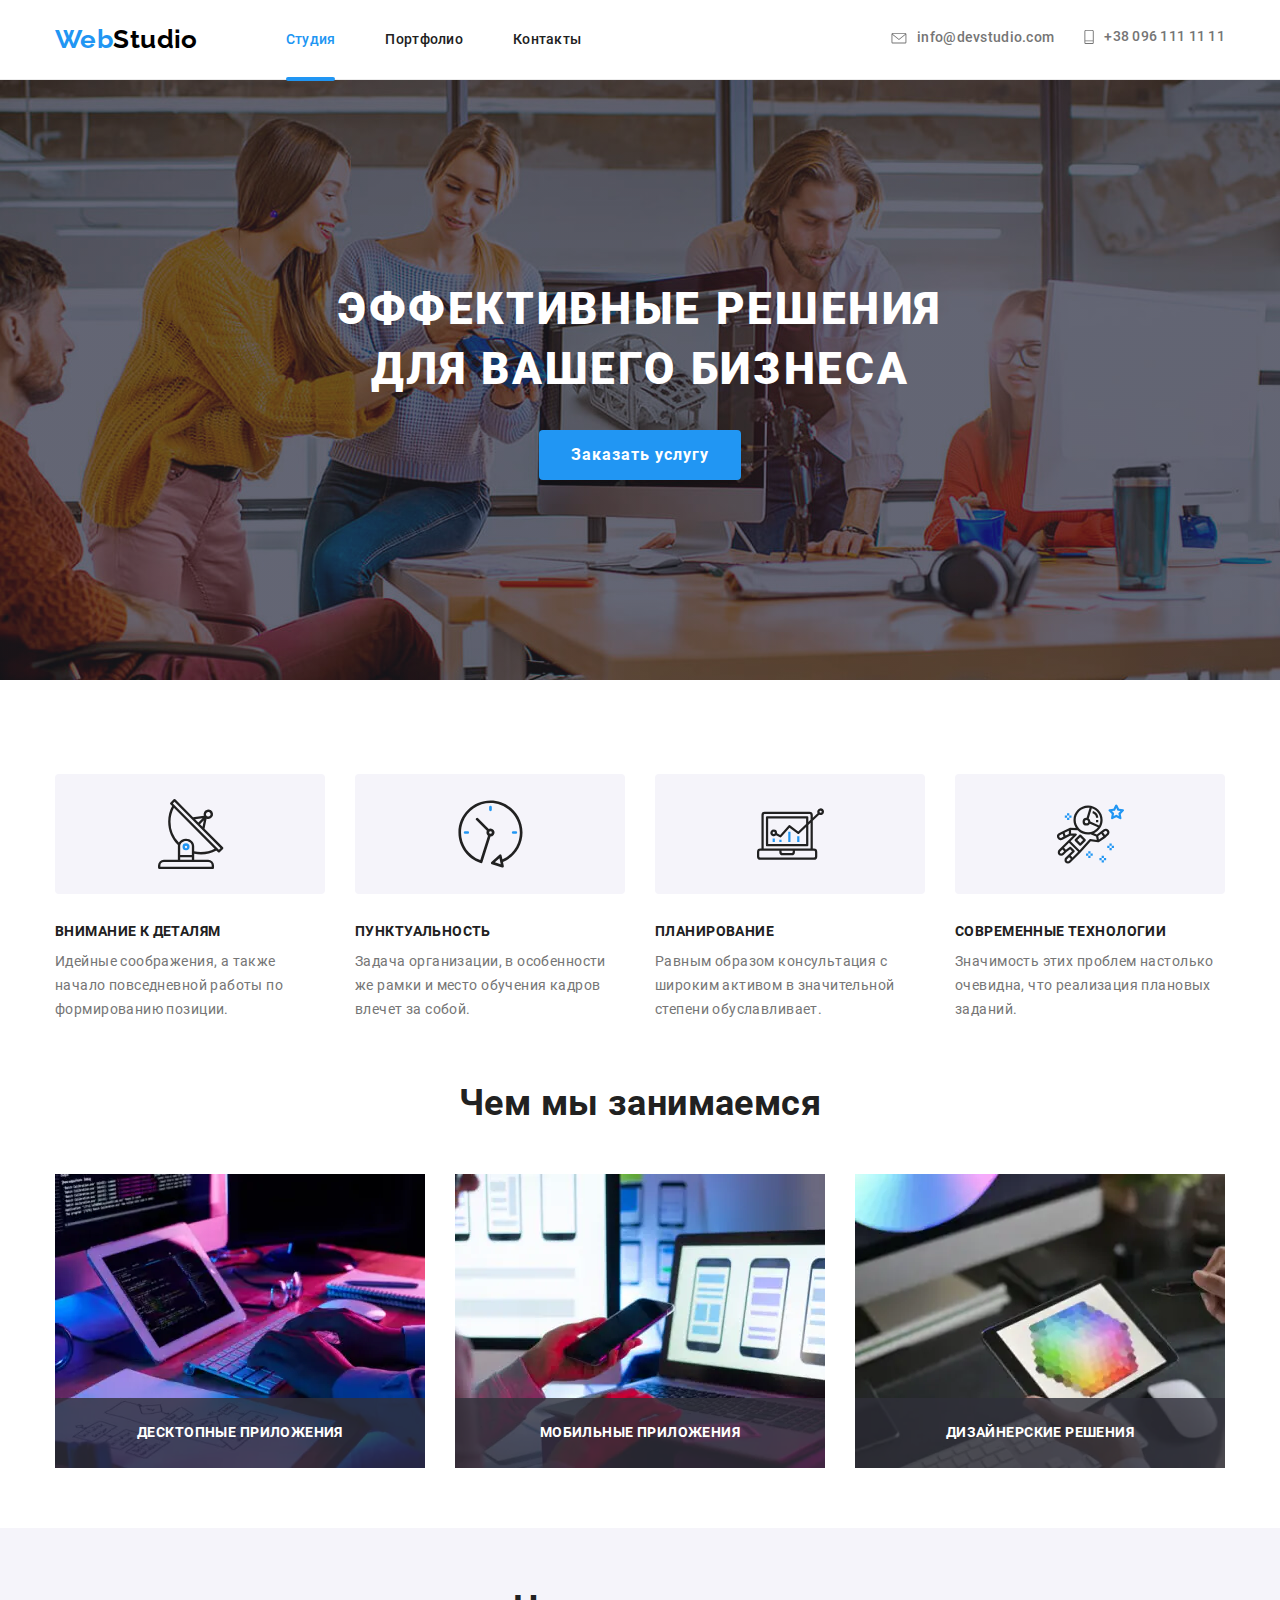
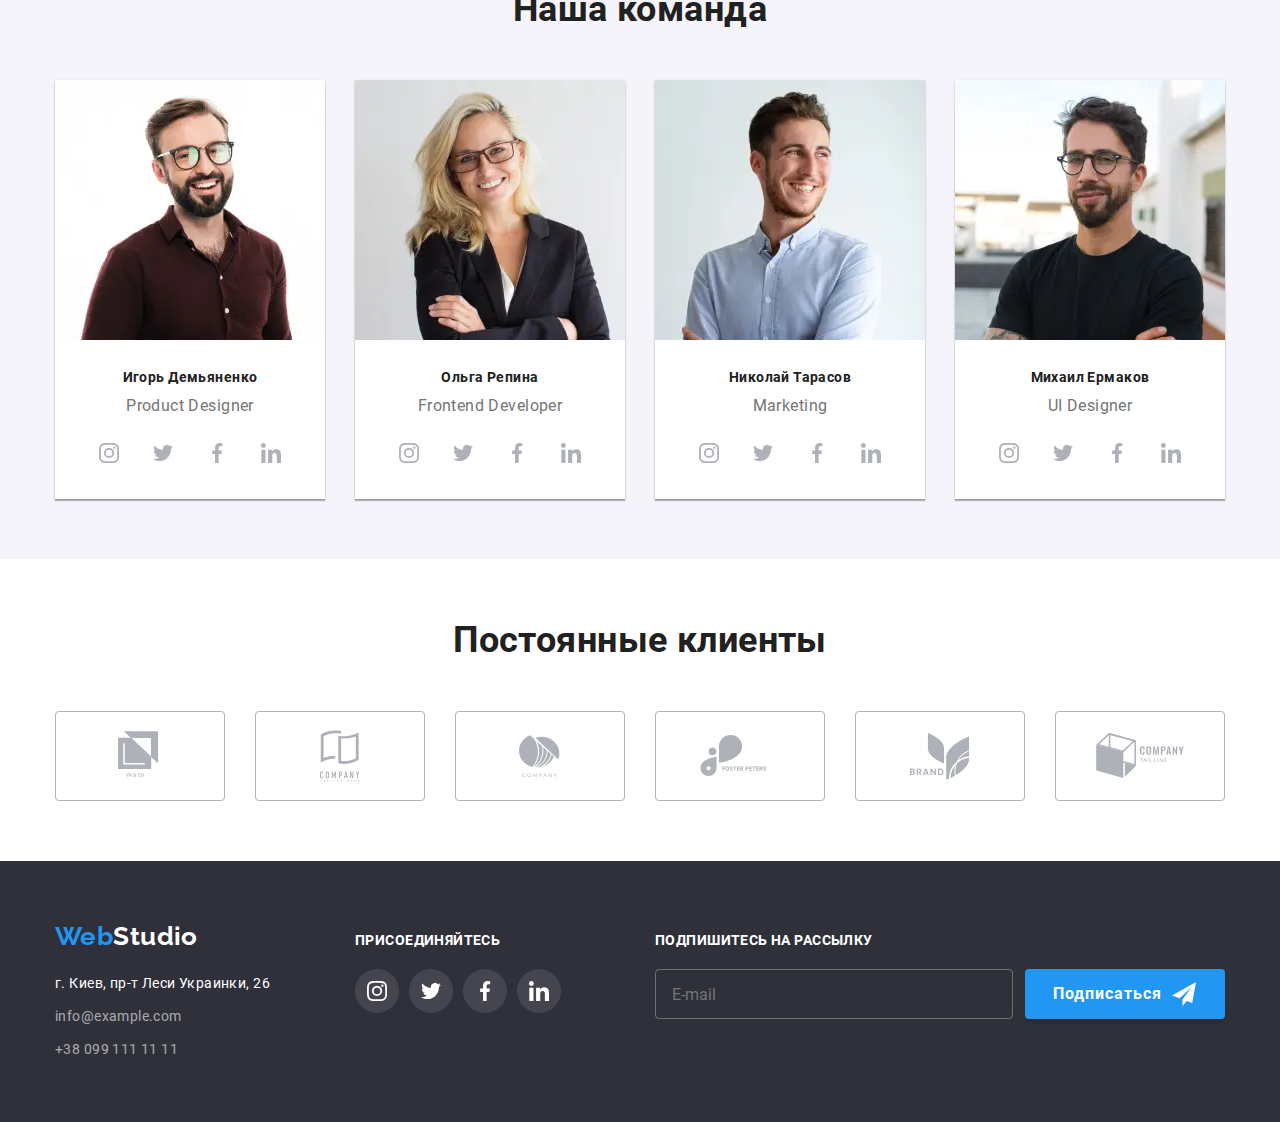
<file: index.html>
<!DOCTYPE html>
<html lang="ru">
  <head>
    <meta charset="UTF-8" />
    <meta name="viewport" content="width=device-width, initial-scale=1.0" />
    <title>WebStudio</title>
    <link rel="stylesheet" href="./css/main.min.css" />
  </head>
  <body>
    <!--Верхняя линия-->
    <header class="header-nav">
        <div class="container main-nav">
            <div class="logo-box"><a class="logo" href="./index.html"
              ><span class="logo-color">Web</span>Studio</a>
              
              <button class="menu-btn" type="button"data-menu-button>
              <svg width="40" height="40" aria-label="Переключатель мобильного меню">
                <use class="menu-btn-icon icon-menu" href="./img/symbol-defs.svg#icon-menu-btn-1"></use>
                <use class="menu-btn-icon icon-close" href="./img/symbol-defs111.svg#icon-close"></use>
              </svg>
            </button>
            </div>
            
          <div class="site-nav-add" data-menu>
            <nav class="site-nav-logo">
              
              <ul class="site-nav list">
                <li class="item"><a href="" class="link current">Студия</a></li>
                <li class="item">
                  <a href="./portfolio.html" class="link">Портфолио</a>
                </li>
                <li class="item"><a href="" class="link">Контакты</a></li>
              </ul>
            </nav>

              <ul class="add-header list">
                <li class="item">
                  <a href="mailto:info@devstudio.com" class="link">
                    <svg class="icon-style" height="11.2" width="16">
                      <use href="./img/symbol-defs111.svg#icon-envelope"></use>
                    </svg>
                    info@devstudio.com</a
                  >
                </li>
                <li class="item">
                  <a href="tel:+380961111111" class="link">
                    <svg class="icon-style" height="14" width="10">
                      <use href="./img/symbol-defs111.svg#icon-phone"></use>
                    </svg>
                    +38 096 111 11 11</a>
                </li>
              </ul>
            </div>
      </div>
    </header>
    <main>
      <!--Герой -->

      <section class="hero background">
        <div class="container">
          <h1 class="hero-title">
            Эффективные решения <br />
            для вашего бизнеса
          </h1>
          <button data-modal-open type="button" class="button">Заказать услугу</button>
        </div>
      </section>

      <!--Особенности-->
      <section class="section features">
        <div class="container">
          <h2 class="section-title visually-hidden">Наши особенности</h2>
          <ul class="features-list list">
            <li class="item icon-Group">
              <div class="icon-back">
                <svg width="67" height="70">
                  <use href="./img/symbol-defs111.svg#icon-group"></use>
                </svg>
              </div>
              <h3 class="title">Внимание к деталям</h3>
              <p>
                Идейные соображения, а также начало повседневной работы по
                формированию позиции.
              </p>
            </li>
            <li class="item">
              <div class="icon-back">
                <svg width="67" height="70">
                  <use href="./img/symbol-defs111.svg#icon-clock1"></use>
                </svg>
              </div>
              <h3 class="title">Пунктуальность</h3>
              <p>
                Задача организации, в особенности же рамки и место обучения
                кадров влечет за собой.
              </p>
            </li>
            <li class="item icon-diagram1">
              <div class="icon-back">
                <svg width="67" height="70">
                  <use href="./img/symbol-defs111.svg#icon-diagram1"></use>
                </svg>
              </div>

              <h3 class="title">Планирование</h3>
              <p>
                Равным образом консультация с широким активом в значительной
                степени обуславливает.
              </p>
            </li>
            <li class="item icon-astronaut1">
              <div class="icon-back">
                <svg width="67" height="70">
                  <use href="./img/symbol-defs111.svg#icon-astronaut1"></use>
                </svg>
              </div>
              <h3 class="title">Современные технологии</h3>
              <p>
                Значимость этих проблем настолько очевидна, что реализация
                плановых заданий.
              </p>
            </li>
          </ul>
        </div>
      </section>
      <!--Чем мы занимаемся-->
      <section class="section works">
        <div class="container">
          <h2 class="section-title">Чем мы занимаемся</h2>
          <ul class="work list">
            <li class="item">
              <div class="item-position">

                <picture>
                    <source srcset="
                    ./img/desk/desktop-desk.webp 1x,
                    ./img/desk/desktop-desk@2x.webp 2x" 
                    type="image/webp" 
                    />
          
                  <img
                  srcset="./img/desk/desktop-desk.jpg 1x, ./img/desk/desktop-desk@2x.jpg 2x "
                  class="picture"
                  src="./img/desk/desktop-desk.jpg"
                  alt="ноутбук"
                  width="370"
                  />
                </picture>
  
              <h3 class="title">Десктопные приложения</h3>
            </div>
            </li>
            <li class="item">
              <picture>
                    <source srcset="
                    ./img/desk/mob-desk.webp 1x,
                    ./img/desk/mob-desk@2x.webp 2x" 
                    type="image/webp" 
                   />
                  
                  <img
                  srcset="./img/desk/mob-desk.jpg 1x, ./img/desk/mob-desk@2x.jpg 2x "
                  class="picture"
                    src="./img/desk/mob-desk.jpg"
                    alt="смартфон"
                    width="370"
                  />
            </picture>

              <h3 class="title">Мобильные приложения</h3>
            </li>
            <li class="item">
              <picture>
                <source srcset="
                ./img/desk/dis-desk.webp 1x,
                ./img/desk/dis-desk@2x.webp 2x" 
                type="image/webp" 
               />   
              <img
                srcset="./img/desk/dis-desk.jpg 1x, ./img/desk/dis-desk@2x.jpg 2x "
                class="picture"
                src="./img/desk/dis-desk.jpg"
                alt="дисплей"
                width="370"
               />
        </picture>

              <h3 class="title">Дизайнерские решения</h3>
            </li>
          </ul>
        </div>
      </section>
      <!--Наша команда-->
      <section class="section team">
        <div class="container">
          <h2 class="section-title">Наша команда</h2>
          <ul class="list">
            <li class="foto-icons">
              <picture>
                <source srcset="
                ./img/desk/igor-desk.webp 1x,
                ./img/desk/igor-desk@2x.webp 2x" 
                media="(min-width: 1200px)"
                type="image/webp" 
               />
              
                <source srcset="./img/desk/igor-desk.jpg 1x, ./img/desk/igor-desk@2x.jpg 2x" media="(min-width: 1200px)">
                <source srcset="./img/tab/igor-tab.jpg 1x, ./img/tab/igor-tab@2x.jpg 2x" media="(min-width: 768px)">
                <source srcset="./img/mob/igor-mob.jpg 1x, ./img/mob/igor-mob@2x.jpg 2x" media="(max-width: 767px)" >
                
                <img
                class="picture"
                src="./img/desk/igor-desk.jpg"
                alt="Игорь Демьяненко"
                 />
             </picture>

              <div class="wrapper">
                <h3 class="title">Игорь Демьяненко</h3>
                <p class="text">Product Designer</p>
                <ul class="list-link list">
                  <li class="list-item">
                    <a class="link" href="" aria-label="Ссылка на Instagram">
                      <svg class="icon" width="20" height="20">
                        <use
                          href="./img/symbol-defs111.svg#icon-instagram2"
                        ></use>
                      </svg>
                    </a>
                  </li>
                  <li class="list-item">
                    <a href="" aria-label="Ссылка на Twitter" class="link"
                      ><svg class="icon" width="20" height="20">
                        <use
                          href="./img/symbol-defs111.svg#icon-twitter-1"
                        ></use></svg></a>
                  </li>
                  <li class="list-item">
                    <a href="" aria-label="Ссылка на Facebook" class="link"
                      ><svg class="icon" width="20" height="20">
                        <use
                          href="./img/symbol-defs111.svg#icon-facebook1"
                        ></use></svg></a>
                  </li>
                  <li class="list-item">
                    <a href="" aria-label="Ссылка на Linkedin" class="link"
                      ><svg class="icon" width="20" height="20">
                        <use
                          href="./img/symbol-defs111.svg#icon-linkedin1"
                        ></use></svg></a>
                  </li>
                </ul>
              </div>
            </li>
            <li class="foto-icons">
              <picture>
                <source srcset="
                ./img/desk/olga-desk.webp 1x,
                ./img/desk/olga-desk@2x.webp 2x" 
                media="(min-width: 1200px)"
                type="image/webp" 
               />
              
                <source srcset="./img/desk/olga-desk.jpg 1x, ./img/desk/olga-desk@2x.jpg 2x" media="(min-width: 1200px)">
                <source srcset="./img/tab/olga-tab.jpg 1x, ./img/tab/olga-tab@2x.jpg 2x" media="(min-width: 768px)">
                <source srcset="./img/mob/olga-mob.jpg 1x, ./img/mob/olga-mob@2x.jpg 2x" media="(max-width: 767px)" >
                
                <img
                class="picture"
                src="./img/desk/olga-desk.jpg"
                alt="Ольга Репина"
                 />
             </picture>

              <div class="wrapper">
                <h3 class="title">Ольга Репина</h3>
                <p class="text">Frontend Developer</p>
                <ul class="list-link list">
                  <li class="list-item">
                    <a class="link" href="" aria-label="Ссылка на Instagram">
                      <svg class="icon" width="20" height="20">
                        <use
                          href="./img/symbol-defs111.svg#icon-instagram2"
                        ></use>
                      </svg>
                    </a>
                  </li>
                  <li class="list-item">
                    <a href="" aria-label="Ссылка на Twitter" class="link"
                      ><svg class="icon" width="20" height="20">
                        <use
                          href="./img/symbol-defs111.svg#icon-twitter-1"
                        ></use></svg></a>
                  </li>
                  <li class="list-item">
                    <a href="" aria-label="Ссылка на Facebook" class="link"
                      ><svg class="icon" width="20" height="20">
                        <use
                          href="./img/symbol-defs111.svg#icon-facebook1"
                        ></use></svg></a>
                  </li>
                  <li class="list-item">
                    <a href="" aria-label="Ссылка на Linkedin" class="link"
                      ><svg class="icon" width="20" height="20">
                        <use
                          href="./img/symbol-defs111.svg#icon-linkedin1"
                        ></use></svg></a>
                  </li>
                </ul>
              </div>
            </li>
            <li class="foto-icons">
                <picture>
                <source srcset="
                ./img/desk/nikolay-desk.webp 1x,
                ./img/desk/nikolay-desk@2x.webp 2x" 
                media="(min-width: 1200px)"
                type="image/webp" 
               />
              
                <source srcset="./img/desk/nikolay-desk.jpg 1x, ./img/desk/nikolay-desk@2x.jpg 2x" media="(min-width: 1200px)">
                <source srcset="./img/tab/nikolay-tab.jpg 1x, ./img/tab/nikolay-tab@2x.jpg 2x" media="(min-width: 768px)">
                <source srcset="./img/mob/nikolay-mob.jpg 1x, ./img/mob/nikolay-mob@2x.jpg 2x" media="(max-width: 767px)" >
                
                <img
                class="picture"
                src="./img/desk/nikolay-desk.jpg"
                alt="Николай Тарасов"
                 />
             </picture>
              
              
              <div class="wrapper">
                <h3 class="title">Николай Тарасов</h3>
                <p class="text">Marketing</p>
                <ul class="list-link list">
                  <li class="list-item">
                    <a class="link" href="" aria-label="Ссылка на Instagram">
                      <svg class="icon" width="20" height="20">
                        <use
                          href="./img/symbol-defs111.svg#icon-instagram2"
                        ></use>
                      </svg>
                    </a>
                  </li>
                  <li class="list-item">
                    <a href="" aria-label="Ссылка на Twitter" class="link"
                      ><svg class="icon" width="20" height="20">
                        <use
                          href="./img/symbol-defs111.svg#icon-twitter-1"
                        ></use></svg></a>
                  </li>
                  <li class="list-item">
                    <a href="" aria-label="Ссылка на Facebook" class="link"
                      ><svg class="icon" width="20" height="20">
                        <use
                          href="./img/symbol-defs111.svg#icon-facebook1"
                        ></use></svg></a>
                  </li>
                  <li class="list-item">
                    <a href="" aria-label="Ссылка на Linkedin" class="link"
                      ><svg class="icon" width="20" height="20">
                        <use
                          href="./img/symbol-defs111.svg#icon-linkedin1"
                        ></use></svg></a>
                  </li>
                </ul>
              </div>
            </li>
            <li class="foto-icons">

              <picture>
                <source srcset="
                ./img/desk/mikhail-desk.webp 1x,
                ./img/desk/mikhail-desk@2x.webp 2x" 
                media="(min-width: 1200px)"
                type="image/webp" 
               />
              
                <source srcset="./img/desk/mikhail-desk.jpg 1x, ./img/desk/mikhail-desk@2x.jpg 2x" media="(min-width: 1200px)">
                <source srcset="./img/tab/mikhail-tab.jpg 1x, ./img/tab/mikhail-tab@2x.jpg 2x" media="(min-width: 768px)">
                <source srcset="./img/mob/mikhail-mob.jpg 1x, ./img/mob/mikhail-mob@2x.jpg 2x" media="(max-width: 767px)" >
                
                <img
                class="picture"
                src="./img/desk/mikhail-desk.jpg"
                alt="Михаил Ермаков"
                 />
             </picture>
             
              <div class="wrapper">
                <h3 class="title">Михаил Ермаков</h3>
                <p class="text">UI Designer</p>
                <ul class="list-link list">
                  <li class="list-item">
                    <a class="link" href="" aria-label="Ссылка на Instagram">
                      <svg class="icon" width="20" height="20">
                        <use
                          href="./img/symbol-defs111.svg#icon-instagram2"
                        ></use>
                      </svg>
                    </a>
                  </li>
                  <li class="list-item">
                    <a href="" aria-label="Ссылка на Twitter" class="link"
                      ><svg class="icon" width="20" height="20">
                        <use
                          href="./img/symbol-defs111.svg#icon-twitter-1"
                        ></use></svg></a>
                  </li>
                  <li class="list-item">
                    <a href="" aria-label="Ссылка на Facebook" class="link"
                      ><svg class="icon" width="20" height="20">
                        <use
                          href="./img/symbol-defs111.svg#icon-facebook1"
                        ></use></svg></a>
                  </li>
                  <li class="list-item">
                    <a href="" aria-label="Ссылка на Linkedin" class="link"
                      ><svg class="icon" width="20" height="20">
                        <use
                          href="./img/symbol-defs111.svg#icon-linkedin1"
                        ></use></svg></a>
                  </li>
                </ul>
              </div>
            </li>
          </ul>
        </div>
      </section>
      <!--Постоянные клиенты-->
      <section class="section customers">
        <div class="container">
          <h2 class="section-title">Постоянные клиенты</h2>
          <ul class="list flex">
            <li class="item">
              <a class="link" href="">
                <svg width="44.27" height="49.23">
                  <use href="./img/symbol-defs111.svg#icon-logo-1"></use>
                </svg>
                <!-- <a href="">
                <img src="./img/logo-1.svg" alt="ya&co" class="link" />
              </a> -->
              </a>
            </li>
            <li class="item">
              <a class="link" href="">
                <svg width="40" height="52">
                  <use href="./img/symbol-defs111.svg#icon-logo-2"></use>
                </svg>
              </a>
            </li>
            <li class="item">
              <a class="link" href="">
                <svg width="41" height="42.6">
                  <use href="./img/symbol-defs111.svg#icon-logo-3"></use>
                </svg>
              </a>
            </li>
            <li class="item">
              <a class="link" href="">
                <svg width="79.66" height="42.02">
                  <use href="./img/symbol-defs111.svg#icon-logo-4"></use>
                </svg>
              </a>
            </li>
            <li class="item">
              <a class="link" href="">
                <svg width="59" height="47">
                  <use href="./img/symbol-defs111.svg#icon-logo-5"></use>
                </svg>
              </a>
            </li>
            <li class="item">
              <a class="link" href="">
                <svg width="88.48" height="45.44">
                  <use href="./img/symbol-defs111.svg#icon-logo-6"></use>
                </svg>
              </a>
            </li>
          </ul>
        </div>
      </section>
    </main>
    <!--Подвал-->
    <footer class="footer">
      <div class="container main-footer">
        <!--Адрес-->
        <div class="foot-address item">
          <a href="./index.html" class="logo"
            ><span class="logo-color">Web</span>Studio</a
          >
          <address>
            <p>г. Киев, пр-т Леси Украинки, 26</p>
            <a class="link" href="mailto:info@example.com"> info@example.com</a
            ><br />
            <a class="link" href="tel:+380991111111"> +38 099 111 11 11</a>
          </address>
        </div>
        <!--Соцсети-->
        <div class="social item">
          <p class="social-text">присоединяйтесь</p>
          <ul class="list footer-link">
            <li class="list-item">
              <a class="link" href="" aria-label="Ссылка на Instagram">
                <svg class="icon" width="20" height="20">
                  <use href="./img/symbol-defs111.svg#icon-instagram2"></use>
                </svg>
              </a>
            </li>
            <li class="list-item">
              <a href="" aria-label="Ссылка на Twitter" class="link"
                ><svg class="icon" width="20" height="20">
                  <use
                    href="./img/symbol-defs111.svg#icon-twitter-1"
                  ></use></svg></a>
            </li>
            <li class="list-item">
              <a href="" aria-label="Ссылка на Facebook" class="link"
                ><svg class="icon" width="20" height="20">
                  <use
                    href="./img/symbol-defs111.svg#icon-facebook1"
                  ></use></svg></a>
            </li>
            <li class="list-item">
              <a href="" aria-label="Ссылка на Linkedin" class="link"
                ><svg class="icon" width="20" height="20">
                  <use
                    href="./img/symbol-defs111.svg#icon-linkedin1"
                  ></use></svg></a>
            </li>
          </ul>
        </div>
        <div class="form item">
          <p class="form-text">Подпишитесь на рассылку</p>
          <form class="form-email" action="#">
            <input class="input-footer-email" type="email" placeholder="E-mail">

          <button type="submit" class="button sub">
            Подписаться
            <svg class="form-icon" width="24" height="24">
              <use href="./img/symbol-defs111.svg#icon-send"></use>
            </svg>
          </button>
        </form>
        </div>
      </div>
    </footer>
    <!-- backdrop -->
    <div data-modal class="backdrop is-hidden">

      <div class="modal">
        <form action="mailto:morra4444@gmail.com" enctype="text/plain">
          <button data-modal-close class="btn-close" type="button">
             <svg width="18"
                height="18">
                <use href="./img/symbol-defs111.svg#icon-close"></use>
             </svg>
          </button>

              <p class="modal-form-title">Оставьте свои данные, мы вам перезвоним</p>
            <div>
              
              <label class="modal-label-text" for="user-name"> Имя </label>
              <div class="modal-icon-box">
               <input class="modal-input modal-input-item" type="text" name="user-name" id="user-name" placeholder=" " required >
               <svg class="modal-icon" width="12" height="12">
                 <use href="./img/symbol-defs111.svg#person-form"></use>
               </svg>
              </div>
            </div>
            <div>
              <label class="modal-label-text" for="user-tel">Телефон</label>
              <div class="modal-icon-box">
                  <input class="modal-input modal-input-item" type="tel" pattern="^[ 0-9]+$" name="user-tel" id="user-tel" >
                  <svg class="modal-icon"  width="12" height="12">
                    <use href="./img/symbol-defs111.svg#phone-form"></use>
                  </svg>
              </div>
            </div>

            <div> 
               <label class="modal-label-text" for="user-email">Почта</label>
               <div class="modal-icon-box">
                  <input class="modal-input modal-input-item" type="email" name="user-email" id="user-email">
                  <svg class="modal-icon" width="12" height="12">
                    <use href="./img/symbol-defs111.svg#email-form"></use>
                  </svg>
                </div>
            </div>
                          <!-- коммент -->
            <div> <label class="modal-label-text" for="comment" >Комментарий 
                 </label>
                   <textarea class="modal-input modal-comment" name="comment" id="comment" cols="30" rows="10" placeholder="Введите текст"></textarea>
            </div>
              
             
                <label class="label-agree">
                      <input class="input-agree visually-hidden" type="checkbox" name="agree"  checked>
                      <span class="checkbox"></span> <span class="label-agree-text">Соглашаюсь с рассылкой и принимаю <a class="link-agree" href="#">Условия договора</a></span> 
                </label> 
              
              <div class="form-sub-btn">
                <button class="button " type="submit">Отправить</button>
              </div>
           </form>   
      </div>
  </div>

  <script src="./js/modal.js"></script>
  <script src="./js/menu.js"></script>
  </body>
</html>
</file>
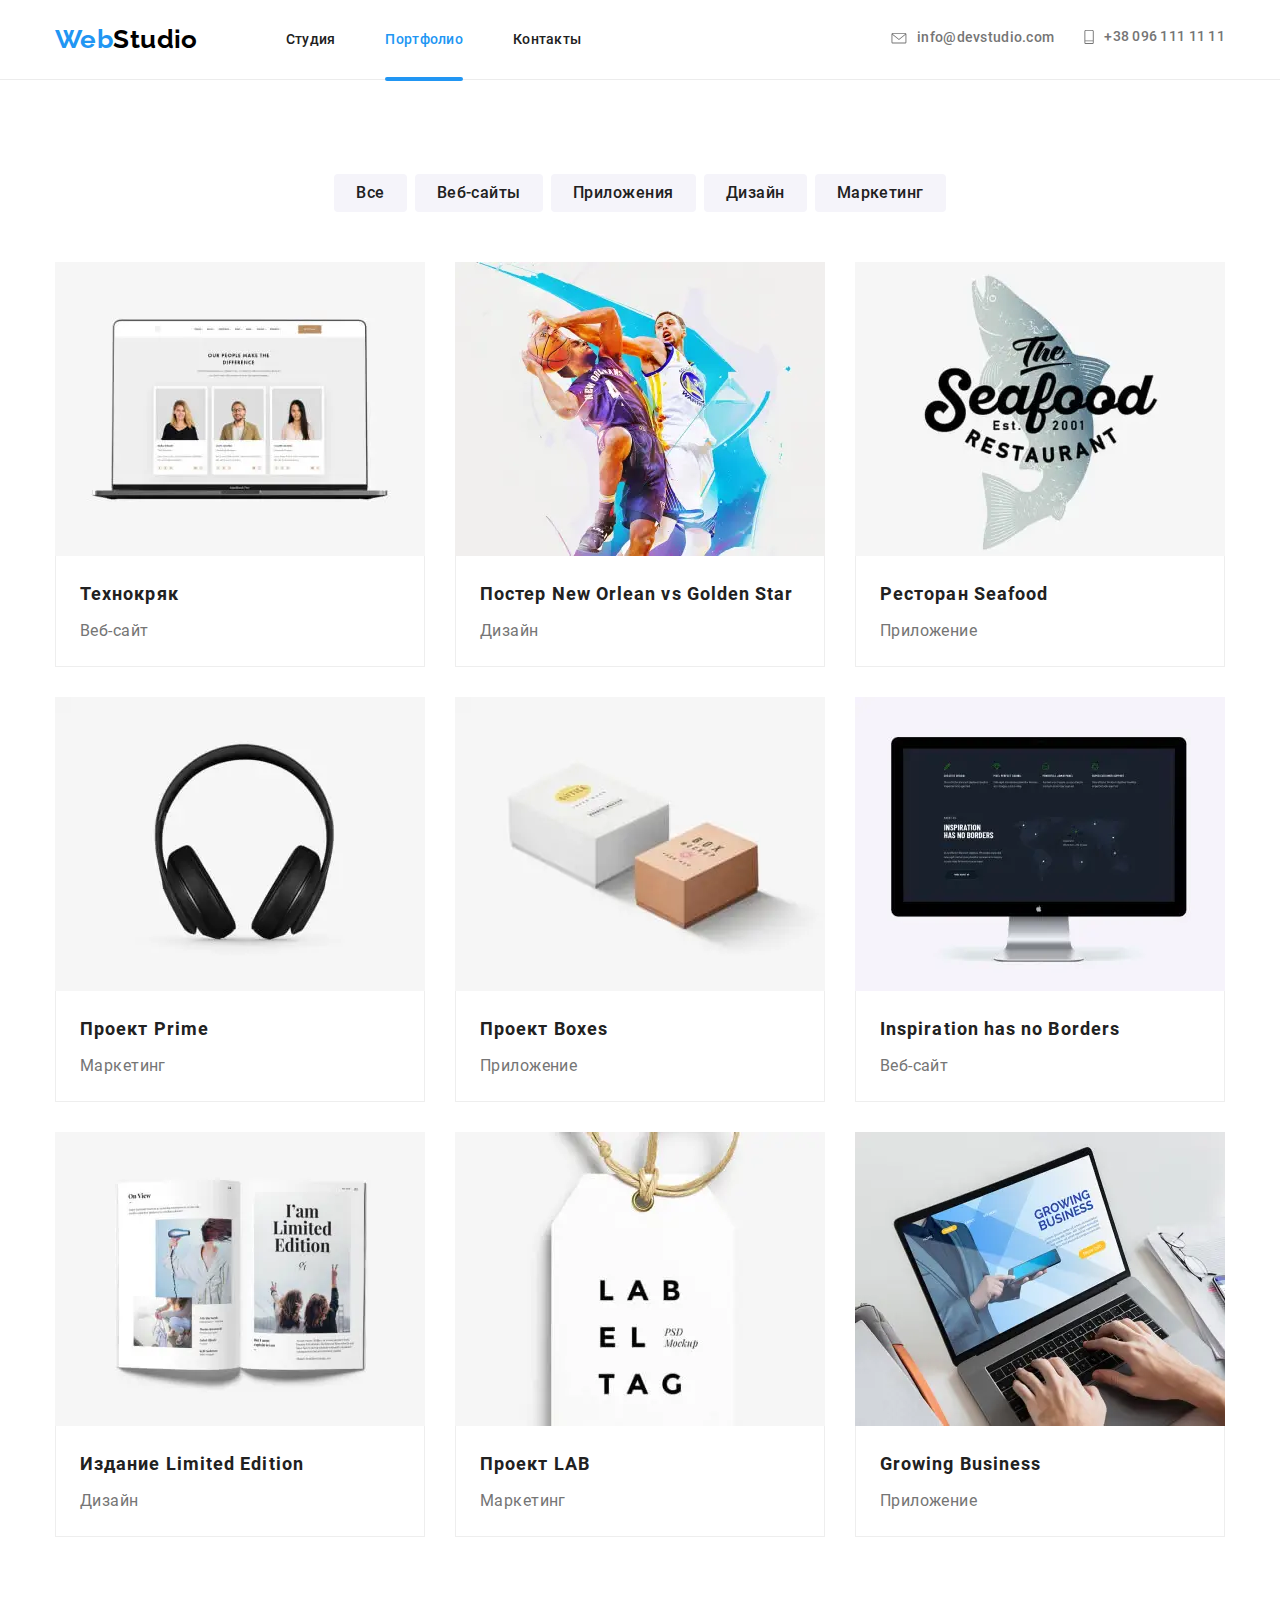
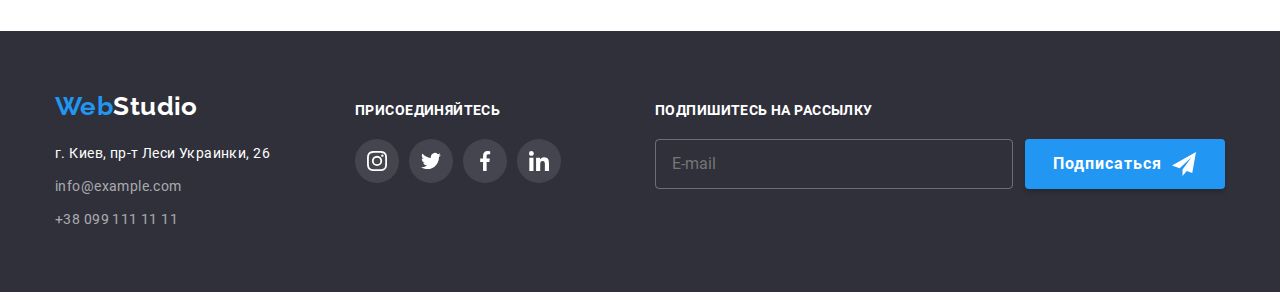
<file: portfolio.html>
<!DOCTYPE html>
<html lang="ru">
  <head>
    <meta charset="UTF-8" />
    <meta name="viewport" content="width=device-width, initial-scale=1.0" />
    <title>WebStudio</title>
    <link rel="stylesheet" href="./css/portfolio.min.css" />
  </head>
  <body>
    <header class="header-nav">
      <div class="container main-nav">
          <div class="logo-box"><a class="logo" href="./index.html"
            ><span class="logo-color">Web</span>Studio</a>
            
            <button class="menu-btn" type="button" data-menu-button>
            <svg width="40" height="40" aria-label="Переключатель мобильного меню">
              <use class="menu-btn-icon icon-menu" href="./img/symbol-defs.svg#icon-menu-btn-1"></use>
              <use class="menu-btn-icon icon-close" href="./img/symbol-defs111.svg#icon-close"></use>
            </svg>
          </button>
          </div>
          
        <div class="site-nav-add" data-menu>
          <nav class="site-nav-logo">
           
              <ul class="site-nav list">
                <li class="item"><a href="./index.html" class="link">Студия</a></li>
                <li class="item">
                  <a href="./portfolio.html" class="link current">Портфолио</a>
                </li>
                <li class="item"><a href="" class="link">Контакты</a></li>
              </ul>
            </nav>

            <ul class="add-header list">
              <li class="item">
                <a href="mailto:info@devstudio.com" class="link">
                  <svg class="icon-style" height="11.2" width="16">
                    <use href="./img/symbol-defs111.svg#icon-envelope"></use>
                  </svg>
                  info@devstudio.com</a
                >
              </li>
              <li class="item">
                <a href="tel:+380961111111" class="link">
                  <svg class="icon-style" height="14" width="10">
                    <use href="./img/symbol-defs111.svg#icon-phone"></use>
                  </svg>
                  +38 096 111 11 11</a
                >
              </li>
            </ul>
        </div>
        </div>
     
    </header>
    <main>
      <!--Навигация по проэктам-->
      <section class="portfolio">
        <div class="container">
          <h1 class="visually-hidden">Портфолио</h1>

          <ul class="list box-button">
            <li class="item">
              <input type="radio" id="radio1" name="filter" class="radio-input visually-hidden" value="Все"/>
              <label for="radio1" class="radio-label">Все</label>
            </li>
            <li class="item">
                <input type="radio" id="radio2" name="filter" class="radio-input visually-hidden" value="Веб-сайты" />
                <label for="radio2" class="radio-label">Веб-сайты</label>
            </li>
            <li class="item">
                <input type="radio" id="radio3" name="filter" class="radio-input visually-hidden" value="Приложения" />
                <label for="radio3" class="radio-label">Приложения</label>
            </li>
            <li class="item">
                <input type="radio" id="radio4" name="filter" class="radio-input visually-hidden" value="Дизайн"/>
                <label for="radio4" class="radio-label">Дизайн</label>
            </li>
            <li class="item">
                <input type="radio" id="radio5" name="filter" class="radio-input visually-hidden" value="Маркетинг"/>
                <label for="radio5" class="radio-label">Маркетинг</label>
            </li>
          </ul>
          <!-- сетка -->
          <div class="projects">
            <ul class="list grid">
              <li class="grid-item">
                <div>
                  <a class="projects-link" href="#">
                    <div class="card-hover">
                      <picture>
                        <source srcset="
                        ./img/desk/technokrjak-desk.webp 1x,
                        ./img/desk/technokrjak-desk@2x.webp 2x" 
                        media="(min-width: 1200px)"
                        type="image/webp" 
                       />
                      
                        <source srcset="./img/desk/technokrjak-desk.jpg 1x, ./img/desk/technokrjak-desk@2x.jpg 2x" media="(min-width: 1200px)">
                        <source srcset="./img/tab/technokrjak-tab.jpg 1x, ./img/tab/technokrjak-tab@2x.jpg 2x" media="(min-width: 768px)">
                        <source srcset="./img/mob/technokrjak-mob.jpg 1x, ./img/mob/technokrjak-mob@2x.jpg 2x" media="(max-width: 767px)">
                          
                        <img
                        class="picture projects-img"
                        src="./img/desk/technokrjak-desk.jpg"
                        alt="технокряк веб-сайт"
                         />
                     </picture>

                          <p class="hover-text">
                        Технокряк это современная площадка распространения
                        коронавируса. Компании используют эту платформу для
                        цифрового шпионажа и атак на защищённые сервера конкурентов.
                          </p>
                    </div>
                    <div class="text">
                      <h2 class="projects-title">Технокряк</h2>
                      <p class="projects-text">Веб-сайт</p>
                    </div>
                  </a>
                </div>
              </li>
              <li class="grid-item">
                <div>
                  <a class="projects-link" href="#">
                    <div class="card-hover">

                      <picture>
                        <source srcset="
                        ./img/desk/desing-desk.webp 1x,
                        ./img/desk/desing-desk@2x.webp 2x" 
                        media="(min-width: 1200px)"
                        type="image/webp" 
                       />
                      
                        <source srcset="./img/desk/desing-desk.jpg 1x, ./img/desk/desing-desk@2x.jpg 2x" media="(min-width: 1200px)">
                        <source srcset="./img/tab/desing-tab.jpg 1x, ./img/tab/desing-tab@2x.jpg 2x" media="(min-width: 768px)">
                        <source srcset="./img/mob/desing-mob.jpg 1x, ./img/mob/desing-mob@2x.jpg 2x" media="(max-width: 767px)">
                        
                        <img
                        class="picture projects-img"
                        src="./img/desk/desing-desk.jpg"
                        width="370"
                        alt="Дизайн постера"
                         />
                     </picture>
                     
                      <p class="hover-text">
                        Технокряк это современная площадка распространения
                        коронавируса. Компании используют эту платформу для
                        цифрового шпионажа и атак на защищённые сервера конкурентов.
                          </p>
                    </div>
                    <div class="text">
                      <h2 class="projects-title">
                        Постер New Orlean vs Golden Star
                      </h2>
                      <p class="projects-text">Дизайн</p>
                    </div>
                  </a>
                </div>
              </li>
              <li class="grid-item">
                <div>
                  <a class="projects-link" href="#">
                    <div class="card-hover">
                      <picture>
                        <source srcset="
                        ./img/desk/seafood-desk.webp 1x,
                        ./img/desk/seafood-desk@2x.webp 2x" 
                        media="(min-width: 1200px)"
                        type="image/webp" 
                       />
                      
                        <source srcset="./img/desk/seafood-desk.jpg 1x, ./img/desk/seafood-desk@2x.jpg 2x" media="(min-width: 1200px)">
                        <source srcset="./img/tab/seafood-tab.jpg 1x, ./img/tab/seafood-tab@2x.jpg 2x" media="(min-width: 768px)">
                        <source srcset="./img/mob/seafood-mob.jpg 1x, ./img/mob/seafood-mob@2x.jpg 2x" media="(max-width: 767px)">
                        
                        <img
                        class="picture projects-img"
                        src="./img/desk/seafood-desk.jpg"
                        alt="приложение ресторана Seafood"                         />
                     </picture>
                      
                      <p class="hover-text">
                        Технокряк это современная площадка распространения
                        коронавируса. Компании используют эту платформу для
                        цифрового шпионажа и атак на защищённые сервера конкурентов.
                          </p>
                    </div>
                    <div class="text">
                      <h2 class="projects-title">Ресторан Seafood</h2>
                      <p class="projects-text">Приложение</p>
                    </div>
                  </a>
                </div>
              </li>
              <li class="grid-item">
                <div>
                  <a class="projects-link" href="#">
                    <div class="card-hover">

                      <picture>
                        <source srcset="
                        ./img/desk/prime-desk.webp 1x,
                        ./img/desk/prime-desk@2x.webp 2x" 
                        media="(min-width: 1200px)"
                        type="image/webp" 
                       />
                      
                        <source srcset="./img/desk/prime-desk.jpg 1x, ./img/desk/prime-desk@2x.jpg 2x" media="(min-width: 1200px)">
                        <source srcset="./img/tab/prime-tab.jpg 1x, ./img/tab/prime-tab@2x.jpg 2x" media="(min-width: 768px)">
                        <source srcset="./img/mob/prime-mob.jpg 1x, ./img/mob/prime-mob@2x.jpg 2x" media="(max-width: 767px)">
                        
                        <img
                        class="picture projects-img"
                        src="./img/desk/prime-desk.jpg"
                        alt="Проект Prime"                         />
                     </picture>
                     
                      <p class="hover-text">
                        Технокряк это современная площадка распространения
                        коронавируса. Компании используют эту платформу для
                        цифрового шпионажа и атак на защищённые сервера конкурентов.
                          </p>
                    </div>
                    <div class="text">
                      <h2 class="projects-title">Проект Prime</h2>
                      <p class="projects-text">Маркетинг</p>
                    </div>
                  </a>
                </div>
              </li>
              <li class="grid-item">
                <div>
                  <a class="projects-link" href="#">
                    <div class="card-hover">
                      <picture>
                        <source srcset="
                        ./img/desk/boxes-desk.webp 1x,
                        ./img/desk/boxes-desk@2x.webp 2x" 
                        media="(min-width: 1200px)"
                        type="image/webp" 
                       />
                      
                        <source srcset="./img/desk/boxes-desk.jpg 1x, ./img/desk/boxes-desk@2x.jpg 2x" media="(min-width: 1200px)">
                        <source srcset="./img/tab/boxes-tab.jpg 1x, ./img/tab/boxes-tab@2x.jpg 2x" media="(min-width: 768px)">
                        <source srcset="./img/mob/boxes-mob.jpg 1x, ./img/mob/boxes-mob@2x.jpg 2x" media="(max-width: 767px)">
                        
                        <img
                        class="picture projects-img"
                        src="./img/desk/boxes-desk.jpg"
                        alt="приложение Boxes"                        
                         />
                     </picture>
                    
                      <p class="hover-text">
                        Технокряк это современная площадка распространения
                        коронавируса. Компании используют эту платформу для
                        цифрового шпионажа и атак на защищённые сервера конкурентов.
                          </p>
                    </div>
                    <div class="text">
                      <h2 class="projects-title">Проект Boxes</h2>
                      <p class="projects-text">Приложение</p>
                    </div>
                  </a>
                </div>
              </li>
              <li class="grid-item">
                <div>
                  <a class="projects-link" href="#">
                    <div class="card-hover">

                      <picture>
                        <source srcset="
                        ./img/desk/Inspiration-has-no-Borders-desk.webp 1x,
                        ./img/desk/Inspiration-has-no-Borders-desk@2x.webp 2x" 
                        media="(min-width: 1200px)"
                        type="image/webp" 
                       />
                      
                        <source srcset="./img/desk/Inspiration-has-no-Borders-desk.jpg 1x, ./img/desk/Inspiration-has-no-Borders-desk@2x.jpg 2x" media="(min-width: 1200px)">
                        <source srcset="./img/tab/Inspiration-has-no-Borders-tab.jpg 1x, ./img/tab/Inspiration-has-no-Borders-tab@2x.jpg 2x" media="(min-width: 768px)">
                        <source srcset="./img/mob/Inspiration-has-no-Borders-mob.jpg 1x, ./img/mob/Inspiration-has-no-Borders-mob@2x.jpg 2x" media="(max-width: 767px)">
                        
                        <img
                        class="picture projects-img"
                        src="./img/desk/Inspiration-has-no-Borders-desk.jpg"
                        alt="Веб-сайт Inspiration has no Borders "
                         />
                     </picture>
                     
                      <p class="hover-text">
                        Технокряк это современная площадка распространения
                        коронавируса. Компании используют эту платформу для
                        цифрового шпионажа и атак на защищённые сервера конкурентов.
                          </p>
                    </div>
                    <div class="text">
                      <h2 class="projects-title">Inspiration has no Borders</h2>
                      <p class="projects-text">Веб-сайт</p>
                    </div>
                  </a>
                </div>
              </li>
              <li class="grid-item">
                <div>
                  <a class="projects-link" href="#">
                    <div class="card-hover">
                      <picture>
                        <source srcset="
                        ./img/desk/LimitedEdition-desk.webp 1x,
                        ./img/desk/LimitedEdition-desk@2x.webp 2x" 
                        media="(min-width: 1200px)"
                        type="image/webp" 
                       />
                      
                        <source srcset="./img/desk/LimitedEdition-desk.jpg 1x, ./img/desk/LimitedEdition-desk@2x.jpg 2x" media="(min-width: 1200px)">
                        <source srcset="./img/tab/LimitedEdition-tab.jpg 1x, ./img/tab/LimitedEdition-tab@2x.jpg 2x" media="(min-width: 768px)">
                        <source srcset="./img/mob/LimitedEdition-mob.jpg 1x, ./img/mob/LimitedEdition-mob@2x.jpg 2x" media="(max-width: 767px)">
                        
                        <img
                        class="picture projects-img"
                        src="./img/desk/LimitedEdition-desk.jpg"
                        alt="дизайн издания Limited Edition"
                         />
                     </picture>
                     
                      <p class="hover-text">
                        Технокряк это современная площадка распространения
                        коронавируса. Компании используют эту платформу для
                        цифрового шпионажа и атак на защищённые сервера конкурентов.
                          </p>
                    </div>
                    <div class="text">
                      <h2 class="projects-title">Издание Limited Edition</h2>
                      <p class="projects-text">Дизайн</p>
                    </div>
                  </a>
                </div>
              </li>
              <li class="grid-item">
                <div>
                  <a class="projects-link" href="#">
                    <div class="card-hover">
                      <picture>
                        <source srcset="
                        ./img/desk/lab-desk.webp 1x,
                        ./img/desk/lab-desk@2x.webp 2x" 
                        media="(min-width: 1200px)"
                        type="image/webp" 
                       />
                      
                        <source srcset="./img/desk/lab-desk.jpg 1x, ./img/desk/lab-desk@2x.jpg 2x" media="(min-width: 1200px)">
                        <source srcset="./img/tab/lab-tab.jpg 1x, ./img/tab/lab-tab@2x.jpg 2x" media="(min-width: 768px)">
                        <source srcset="./img/mob/lab-mob.jpg 1x, ./img/mob/lab-mob@2x.jpg 2x" media="(max-width: 767px)">
                        
                        <img
                        class="picture projects-img"
                        src="./img/desk/lab-desk.jpg"
                        alt="Проект LAB"
                         />
                     </picture>
                    
                      <p class="hover-text">
                        Технокряк это современная площадка распространения
                        коронавируса. Компании используют эту платформу для
                        цифрового шпионажа и атак на защищённые сервера конкурентов.
                          </p>
                    </div>
                    <div class="text">
                      <h2 class="projects-title">Проект LAB</h2>
                      <p class="projects-text">Маркетинг</p>
                    </div>
                  </a>
                </div>
              </li>
              <li class="grid-item">
                <div>
                  <a class="projects-link" href="#">
                    <div class="card-hover">
                      <picture>
                        <source srcset="
                        ./img/desk/GrowingBusiness-desk.webp 1x,
                        ./img/desk/GrowingBusiness-desk@2x.webp 2x" 
                        media="(min-width: 1200px)"
                        type="image/webp" 
                       />
                      
                        <source srcset="./img/desk/GrowingBusiness-desk.jpg 1x, ./img/desk/GrowingBusiness-desk@2x.jpg 2x" media="(min-width: 1200px)">
                        <source srcset="./img/tab/GrowingBusiness-tab.jpg 1x, ./img/tab/GrowingBusiness-tab@2x.jpg 2x" media="(min-width: 768px)">
                        <source srcset="./img/mob/GrowingBusiness-mob.jpg 1x, ./img/mob/GrowingBusiness-mob@2x.jpg 2x" media="(max-width: 767px)">
                        
                        <img
                        class="picture projects-img"
                        src="./img/desk/GrowingBusiness-desk.jpg"
                        alt="приложение Growing Business "
                         />
                     </picture>
                      
                      <p class="hover-text">
                        Технокряк это современная площадка распространения
                        коронавируса. Компании используют эту платформу для
                        цифрового шпионажа и атак на защищённые сервера конкурентов.
                          </p>
                    </div>
                    <div class="text">
                      <h2 class="projects-title">Growing Business</h2>
                      <p class="projects-text">Приложение</p>
                    </div>
                  </a>
                </div>
              </li>
            </ul>
          </div>
        </div>
      </section>
    </main>

    <!--Подвал-->
    <footer class="footer">
      <div class="container main-footer">
        <!--Адрес-->
        <div class="foot-address item">
          <a href="./index.html" class="logo"
            ><span class="logo-color">Web</span>Studio</a
          >
          <address>
            <p>г. Киев, пр-т Леси Украинки, 26</p>
            <a class="link" href="mailto:info@example.com"> info@example.com</a
            ><br />
            <a class="link" href="tel:+380991111111"> +38 099 111 11 11</a>
          </address>
        </div>
        <!--Соцсети-->
        <div class="social item">
          <p class="social-text">присоединяйтесь</p>
          <ul class="list footer-link">
            <li class="list-item">
              <a class="link" href="" aria-label="Ссылка на Instagram">
                <svg class="icon" width="20" height="20">
                  <use href="./img/symbol-defs111.svg#icon-instagram2"></use>
                </svg>
              </a>
            </li>
            <li class="list-item">
              <a href="" aria-label="Ссылка на Twitter" class="link"
                ><svg class="icon" width="20" height="20">
                  <use
                    href="./img/symbol-defs111.svg#icon-twitter-1"
                  ></use></svg></a>
            </li>
            <li class="list-item">
              <a href="" aria-label="Ссылка на Facebook" class="link"
                ><svg class="icon" width="20" height="20">
                  <use
                    href="./img/symbol-defs111.svg#icon-facebook1"
                  ></use></svg></a>
            </li>
            <li class="list-item">
              <a href="" aria-label="Ссылка на Linkedin" class="link"
                ><svg class="icon" width="20" height="20">
                  <use
                    href="./img/symbol-defs111.svg#icon-linkedin1"
                  ></use></svg></a>
            </li>
          </ul>
        </div>
        <div class="form item">
          <p class="form-text">Подпишитесь на рассылку</p>
          <form class="form-email" action="#">
            <input class="input-footer-email" type="email" placeholder="E-mail">

          <button type="submit" class="button sub">
            Подписаться
            <svg class="form-icon" width="24" height="24">
              <use href="./img/symbol-defs111.svg#icon-send"></use>
            </svg>
          </button>
        </form>
        </div>
      </div>
    </footer>

    <script src="./js/menu.js"></script>
  </body>
</html>
</file>
<file: css/main.min.css>
@font-face{font-family:'Raleway';font-style:normal;font-weight:700;src:local(""),url("../fonts/raleway-v17-latin-700.woff2") format("woff2"),url("../fonts/raleway-v17-latin-700.woff") format("woff")}@font-face{font-family:'Roboto';font-style:normal;font-weight:400;src:local("Roboto"),local("Roboto-Regular"),url("../fonts/roboto-v20-latin_cyrillic-regular.woff2") format("woff2"),url("../fonts/roboto-v20-latin_cyrillic-regular.woff") format("woff")}@font-face{font-family:'Roboto';font-style:normal;font-weight:500;src:local("Roboto Medium"),local("Roboto-Medium"),url("../fonts/roboto-v20-latin_cyrillic-500.woff2") format("woff2"),url("../fonts/roboto-v20-latin_cyrillic-500.woff") format("woff")}@font-face{font-family:'Roboto';font-style:normal;font-weight:700;src:local("Roboto Bold"),local("Roboto-Bold"),url("../fonts/roboto-v20-latin_cyrillic-700.woff2") format("woff2"),url("../fonts/roboto-v20-latin_cyrillic-700.woff") format("woff")}@font-face{font-family:'Roboto';font-style:normal;font-weight:900;src:local("Roboto Black"),local("Roboto-Black"),url("../fonts/roboto-v20-latin_cyrillic-900.woff2") format("woff2"),url("../fonts/roboto-v20-latin_cyrillic-900.woff") format("woff")}/*! normalize.css v8.0.1 | MIT License | github.com/necolas/normalize.css */html{-webkit-box-sizing:border-box;box-sizing:border-box}*,*::before,*::after{-webkit-box-sizing:inherit;box-sizing:inherit}html{line-height:1.15;-webkit-text-size-adjust:100%}body{margin:0}main{display:block}h1{font-size:2em;margin:0.67em 0}hr{-webkit-box-sizing:content-box;box-sizing:content-box;height:0;overflow:visible}pre{font-family:monospace, monospace;font-size:1em}a{background-color:transparent}abbr[title]{border-bottom:none;text-decoration:underline;-webkit-text-decoration:underline dotted;text-decoration:underline dotted}b,strong{font-weight:bolder}code,kbd,samp{font-family:monospace, monospace;font-size:1em}small{font-size:80%}sub,sup{font-size:75%;line-height:0;position:relative;vertical-align:baseline}sub{bottom:-0.25em}sup{top:-0.5em}img{border-style:none}button,input,optgroup,select,textarea{font-family:inherit;font-size:100%;line-height:1.15;margin:0}button,input{overflow:visible}button,select{text-transform:none}button,[type="button"],[type="reset"],[type="submit"]{-webkit-appearance:button}button::-moz-focus-inner,[type="button"]::-moz-focus-inner,[type="reset"]::-moz-focus-inner,[type="submit"]::-moz-focus-inner{border-style:none;padding:0}button:-moz-focusring,[type="button"]:-moz-focusring,[type="reset"]:-moz-focusring,[type="submit"]:-moz-focusring{outline:1px dotted ButtonText}fieldset{padding:0.35em 0.75em 0.625em}legend{-webkit-box-sizing:border-box;box-sizing:border-box;color:inherit;display:table;max-width:100%;padding:0;white-space:normal}progress{vertical-align:baseline}textarea{overflow:auto}[type="checkbox"],[type="radio"]{-webkit-box-sizing:border-box;box-sizing:border-box;padding:0}[type="number"]::-webkit-inner-spin-button,[type="number"]::-webkit-outer-spin-button{height:auto}[type="search"]{-webkit-appearance:textfield;outline-offset:-2px}[type="search"]::-webkit-search-decoration{-webkit-appearance:none}::-webkit-file-upload-button{-webkit-appearance:button;font:inherit}details{display:block}summary{display:list-item}template{display:none}[hidden]{display:none}body{background-color:#fff;color:#757575;font-family:"Roboto", sans-serif;font-size:14px;line-height:1.71;letter-spacing:0.03em}.list{list-style:none;padding:0;margin:0}.picture{display:block}.section{padding-top:60px;padding-bottom:60px}@media (min-width: 1200px){.section .section:not(.features){padding-top:94px;padding-bottom:94px}}@media (min-width: 1200px){.section.features{padding-bottom:0;padding-top:94px}}.section-title{color:#212121;font-weight:700;font-size:28px;line-height:1.17;text-align:center;margin-top:0;margin-bottom:30px}@media (min-width: 1200px){.section-title{font-size:36px;margin-bottom:50px}}@media (max-width: 767px){.logo-box{display:-webkit-box;display:-ms-flexbox;display:flex;-webkit-box-pack:justify;-ms-flex-pack:justify;justify-content:space-between;-webkit-box-align:center;-ms-flex-align:center;align-items:center;height:60px}}@media (min-width: 768px){.logo-box{margin-right:88px}}.logo{display:block;color:#000000;font-family:"Raleway", sans-serif;font-weight:700;font-size:24px;line-height:1.2;text-decoration:none;-webkit-transition-property:color;transition-property:color;-webkit-transition-duration:250ms;transition-duration:250ms;-webkit-transition-timing-function:cubic-bezier(0.4, 0, 0.2, 1);transition-timing-function:cubic-bezier(0.4, 0, 0.2, 1)}.logo:hover,.logo:focus{color:#2196f3}.logo .logo-color{color:#2196f3}@media (min-width: 1200px){.logo{font-size:26px}}header{position:fixed;left:50%;-webkit-transform:translateX(-50%);transform:translateX(-50%);width:100%;height:60px;background-color:#fff;z-index:98}@media (min-width: 768px){header{height:80px}}.header-nav{border-bottom:1px solid #ECECEC}@media (min-width: 768px){.main-nav{display:-webkit-box;display:-ms-flexbox;display:flex;-webkit-box-align:center;-ms-flex-align:center;align-items:center;-webkit-box-pack:justify;-ms-flex-pack:justify;justify-content:space-between}}@media (max-width: 767px){.site-nav-add{position:absolute;left:0;top:100%;width:100%;height:393px;padding:60px;background-color:#fff;-webkit-box-shadow:0px 4px 8px rgba(0,0,0,0.04),0px 2px 4px rgba(0,0,0,0.08),0px 1px 3px rgba(0,0,0,0.16);box-shadow:0px 4px 8px rgba(0,0,0,0.04),0px 2px 4px rgba(0,0,0,0.08),0px 1px 3px rgba(0,0,0,0.16);opacity:0;pointer-events:none;-webkit-transition:visibility 250ms linear;transition:visibility 250ms linear}.site-nav-add.is-open{opacity:1;visibility:visible;pointer-events:initial}}@media (min-width: 768px){.site-nav-add{display:-webkit-box;display:-ms-flexbox;display:flex;-webkit-box-align:baseline;-ms-flex-align:baseline;align-items:baseline;-webkit-box-pack:justify;-ms-flex-pack:justify;justify-content:space-between;-webkit-box-flex:2;-ms-flex-positive:2;flex-grow:2}}.menu-btn{display:-webkit-box;display:-ms-flexbox;display:flex;border:none;background-color:transparent;outline:none}@media (min-width: 768px){.menu-btn{display:none}}.menu-btn .menu-btn-icon{-ms-flex-item-align:center;-ms-grid-row-align:center;align-self:center}.menu-btn:hover .menu-btn-icon,.menu-btn:focus .menu-btn-icon{fill:rgba(33,150,243,0.9)}.menu-btn .icon-close{display:none}.menu-btn.is-open .icon-close{display:block}.menu-btn.is-open .icon-menu{display:none}@media (max-width: 767px){.site-nav{text-align:center}.site-nav .item:not(:last-child){margin-bottom:40px}}@media (min-width: 768px){.site-nav{display:-webkit-box;display:-ms-flexbox;display:flex;margin-right:84px}.site-nav .item+.item{margin-left:50px}}.site-nav .link{display:-webkit-inline-box;display:-ms-inline-flexbox;display:inline-flex;color:#212121;font-weight:500;font-size:14px;line-height:1.14;letter-spacing:0.02em;text-decoration:none;-webkit-transition-property:color;transition-property:color;-webkit-transition-duration:250ms;transition-duration:250ms;-webkit-transition-timing-function:cubic-bezier(0.4, 0, 0.2, 1);transition-timing-function:cubic-bezier(0.4, 0, 0.2, 1)}.site-nav .link:hover,.site-nav .link:focus{color:#2196f3}@media (max-width: 767px){.site-nav .link{font-size:18px}}@media (min-width: 768px){.site-nav .link{padding-top:32px;padding-bottom:32px}}.site-nav .link.current{position:relative;color:#2196f3}.site-nav .link.current::after{position:absolute;content:"";display:block;width:100%;height:4px;bottom:-1px;background-color:#2196f3;border-radius:2px}@media (max-width: 767px){.site-nav .link.current{padding-bottom:8px}}.add-header .item{text-align:center}@media (max-width: 767px){.add-header{margin-top:60px}}@media (min-width: 768px){.add-header{display:block;-webkit-box-align:center;-ms-flex-align:center;align-items:center}}@media (min-width: 1200px){.add-header{display:-webkit-box;display:-ms-flexbox;display:flex;-webkit-box-align:baseline;-ms-flex-align:baseline;align-items:baseline;-ms-flex-wrap:nowrap;flex-wrap:nowrap}}.add-header .item+.item{margin-top:16px}@media (min-width: 768px){.add-header .item+.item{margin-top:10px}}@media (min-width: 1200px){.add-header .item+.item{margin-left:30px}}.add-header .link{display:block;color:#757575;fill:currentColor;font-weight:500;font-size:14px;line-height:1.14;letter-spacing:0.02em;text-decoration:none;-webkit-transition-duration:250ms;transition-duration:250ms;-webkit-transition-timing-function:cubic-bezier(0.4, 0, 0.2, 1);transition-timing-function:cubic-bezier(0.4, 0, 0.2, 1)}.add-header .link:hover,.add-header .link:focus{color:#2196f3}@media (min-width: 768px){.add-header .link{display:-webkit-box;display:-ms-flexbox;display:flex;-webkit-box-align:center;-ms-flex-align:center;align-items:center}}.icon-style{margin-right:10px}.button{display:inline-block;border-radius:4px;border:none;padding:10px 32px;min-width:200px;color:#fff;background-color:#2196f3;border-color:transparent;-webkit-box-shadow:0px 4px 4px rgba(0,0,0,0.15);box-shadow:0px 4px 4px rgba(0,0,0,0.15);-webkit-box-align:center;-ms-flex-align:center;align-items:center;text-align:center;font-weight:700;font-size:16px;line-height:1.87;letter-spacing:0.06em}.visually-hidden{position:absolute !important;clip:rect(1px 1px 1px 1px);clip:rect(1px, 1px, 1px, 1px);padding:0 !important;border:0 !important;height:1px !important;width:1px !important;overflow:hidden}.container{width:100%;padding-left:15px;padding-right:15px;margin:0 auto}@media (min-width: 480px){.container{width:480px}}@media (min-width: 768px){.container{width:768px}}@media (min-width: 1200px){.container{width:1200px}}main{padding-top:80px}@media screen and (max-width: 767px){main{padding-top:60px}}.hero{text-align:center}.hero.background{padding-top:118px;width:100%;max-width:1600px;height:400px;background-color:#000000;background-image:-webkit-gradient(linear, left top, left bottom, from(rgba(47,48,58,0.4)), to(rgba(47,48,58,0.4))),url(../img/mob/Headerimg-mob.jpg);background-image:linear-gradient(rgba(47,48,58,0.4), rgba(47,48,58,0.4)),url(../img/mob/Headerimg-mob.jpg);background-repeat:no-repeat;background-size:cover;background-attachment:scroll;background-position:center;margin-left:auto;margin-right:auto}@media screen and (min-device-pixel-ratio: 2), screen and (-webkit-min-device-pixel-ratio: 2), screen and (min-resolution: 192dpi), screen and (min-resolution: 2dppx){.hero.background{background-image:-webkit-gradient(linear, left top, left bottom, from(rgba(47,48,58,0.4)), to(rgba(47,48,58,0.4))),url(../img/mob/Headerimg-mob@2x.jpg);background-image:linear-gradient(rgba(47,48,58,0.4), rgba(47,48,58,0.4)),url(../img/mob/Headerimg-mob@2x.jpg)}}@media (min-width: 768px){.hero.background{background-image:-webkit-gradient(linear, left top, left bottom, from(rgba(47,48,58,0.4)), to(rgba(47,48,58,0.4))),url(../img/tab/Headerimg-tab.jpg);background-image:linear-gradient(rgba(47,48,58,0.4), rgba(47,48,58,0.4)),url(../img/tab/Headerimg-tab.jpg)}}@media screen and (min-width: 768px) and (min-device-pixel-ratio: 2), screen and (min-width: 768px) and (-webkit-min-device-pixel-ratio: 2), screen and (min-width: 768px) and (min-resolution: 192dpi), screen and (min-width: 768px) and (min-resolution: 2dppx){.hero.background{background-image:-webkit-gradient(linear, left top, left bottom, from(rgba(47,48,58,0.4)), to(rgba(47,48,58,0.4))),url(../img/tab/Headerimg-tab@2x.jpg);background-image:linear-gradient(rgba(47,48,58,0.4), rgba(47,48,58,0.4)),url(../img/tab/Headerimg-tab@2x.jpg)}}@media (min-width: 1200px){.hero.background{height:600px;padding-top:200px;background-image:-webkit-gradient(linear, left top, left bottom, from(rgba(47,48,58,0.4)), to(rgba(47,48,58,0.4))),url(../img/desk/Headerimg-desk.jpg);background-image:linear-gradient(rgba(47,48,58,0.4), rgba(47,48,58,0.4)),url(../img/desk/Headerimg-desk.jpg)}}@media screen and (min-width: 1200px) and (min-device-pixel-ratio: 2), screen and (min-width: 1200px) and (-webkit-min-device-pixel-ratio: 2), screen and (min-width: 1200px) and (min-resolution: 192dpi), screen and (min-width: 1200px) and (min-resolution: 2dppx){.hero.background{background-image:-webkit-gradient(linear, left top, left bottom, from(rgba(47,48,58,0.4)), to(rgba(47,48,58,0.4))),url(../img/desk/Headerimg-desk@2x.jpg);background-image:linear-gradient(rgba(47,48,58,0.4), rgba(47,48,58,0.4)),url(../img/desk/Headerimg-desk@2x.jpg)}}.hero-title{color:#fff;font-weight:900;font-size:26px;line-height:1.61;letter-spacing:0.06em;text-transform:uppercase;margin-top:0;margin-bottom:30px}@media (min-width: 1200px){.hero-title{font-size:44px;line-height:1.36}}@media (min-width: 768px){.features-list{display:-webkit-box;display:-ms-flexbox;display:flex;-ms-flex-wrap:wrap;flex-wrap:wrap;margin:-15px}.features-list .item{width:calc((100% - 60px) / 2);margin:15px}}@media (min-width: 1200px){.features-list{display:-webkit-box;display:-ms-flexbox;display:flex;-ms-flex-wrap:unset;flex-wrap:unset}.features-list .item{margin:15px}}.icon-back{display:-webkit-box;display:-ms-flexbox;display:flex;-webkit-box-pack:center;-ms-flex-pack:center;justify-content:center;-webkit-box-align:center;-ms-flex-align:center;align-items:center;height:120px;background-color:#f5f4fa;border-radius:4px}.features-list .title{font-weight:700;font-size:14px;line-height:1.14;text-transform:uppercase;color:#212121;text-align:center;margin-top:30px;margin-bottom:10px}@media (min-width: 768px){.features-list .title{text-align:left}}.features-list p{margin-top:0;margin-bottom:0}.section.works{display:none}@media (min-width: 1200px){.section.works{display:block}}.work .title{position:absolute;bottom:0;display:-webkit-box;display:-ms-flexbox;display:flex;-webkit-box-align:center;-ms-flex-align:center;align-items:center;-webkit-box-pack:center;-ms-flex-pack:center;justify-content:center;width:100%;height:70px;margin:0;font-weight:700;font-size:14px;line-height:1.14;text-transform:uppercase;background:rgba(47,48,58,0.8);color:#fff}.work.list{display:-webkit-box;display:-ms-flexbox;display:flex}.work .item{width:calc((100% - 60px) / 3);position:relative}.work .item:not(:last-child){margin-right:30px}.section.team{background-color:#f5f4fa}.team .title{color:#212121;font-weight:700;font-size:14px;line-height:1.14;text-align:center;margin-top:0;margin-bottom:10px}.team .wrapper{padding-top:30px;padding-right:32px;padding-bottom:24px;padding-left:32px}.team .wrapper .text{font-weight:400;font-size:16px;line-height:1.19;text-align:center;margin-top:0;margin-bottom:16px}@media (min-width: 768px){.team .list{display:-webkit-box;display:-ms-flexbox;display:flex;-ms-flex-wrap:wrap;flex-wrap:wrap;-webkit-box-pack:center;-ms-flex-pack:center;justify-content:center}}.team .foto-icons{background-color:#fff;-webkit-box-shadow:0px 1px 3px rgba(0,0,0,0.12),0px 1px 1px rgba(0,0,0,0.14),0px 2px 1px rgba(0,0,0,0.2);box-shadow:0px 1px 3px rgba(0,0,0,0.12),0px 1px 1px rgba(0,0,0,0.14),0px 2px 1px rgba(0,0,0,0.2)}@media screen and (max-width: 767px){.team .foto-icons:not(:last-child){margin-bottom:30px}}@media (min-width: 768px){.team .foto-icons{width:calc((100% - 30px) / 2)}}@media screen and (min-width: 768px) and (max-width: 1199px){.team .foto-icons:not(:nth-last-child(-n+2)){margin-bottom:30px}.team .foto-icons:nth-child(2n){margin-left:30px}}@media (min-width: 1200px){.team .foto-icons{width:calc((100% - 30px * 3) / 4)}.team .foto-icons:not(:last-child){margin-right:30px}}.team .foto-icons .picture{width:100%;display:block}.team .list-link{display:-webkit-box;display:-ms-flexbox;display:flex;-webkit-box-pack:center;-ms-flex-pack:center;justify-content:center}.team .list-link .list-item:not(:nth-child(4n+4)){margin-right:10px}.team .link{fill:#afb1b8;display:-webkit-box;display:-ms-flexbox;display:flex;-webkit-box-pack:center;-ms-flex-pack:center;justify-content:center;-webkit-box-align:center;-ms-flex-align:center;align-items:center;width:44px;height:44px;border-radius:50%;-webkit-transition-property:background-color, fill;transition-property:background-color, fill;-webkit-transition-duration:250ms;transition-duration:250ms;-webkit-transition-timing-function:cubic-bezier(0.4, 0, 0.2, 1);transition-timing-function:cubic-bezier(0.4, 0, 0.2, 1)}.team .link:hover,.team .link:focus{fill:#fff;background-color:#2196f3}.team .link{text-decoration:none;color:inherit}.customers .list{display:-webkit-box;display:-ms-flexbox;display:flex;-ms-flex-wrap:wrap;flex-wrap:wrap}.customers .item{width:calc((100% - 30px) / 2);height:90px}@media (max-width: 767px){.customers .item:not(:nth-last-child(-n+2)){margin-bottom:30px}.customers .item:nth-child(2n){margin-left:30px}}@media (min-width: 768px){.customers .item{width:calc((100% - 30px * 2) / 3)}}@media screen and (min-width: 768px) and (max-width: 1199px){.customers .item{margin-right:30px}.customers .item:nth-child(3n+3){margin-right:0}.customers .item:not(:nth-last-child(-n+3)){margin-bottom:30px}}@media (min-width: 1200px){.customers .item{width:calc((100% - 5 * 30px) / 6)}.customers .item+.item{margin-left:30px}}.customers .link{display:-webkit-box;display:-ms-flexbox;display:flex;-webkit-box-pack:center;-ms-flex-pack:center;justify-content:center;-webkit-box-align:center;-ms-flex-align:center;align-items:center;fill:#afb1b8;border:1px solid #afb1b8;border-radius:4px;height:90px;-webkit-transition-property:fill, border-color;transition-property:fill, border-color;-webkit-transition-duration:250ms;transition-duration:250ms;-webkit-transition-timing-function:cubic-bezier(0.4, 0, 0.2, 1);transition-timing-function:cubic-bezier(0.4, 0, 0.2, 1)}.customers .link:hover,.customers .link:focus{fill:#2196f3;border:1px solid #2196f3}.footer{background-color:#2f303a;padding-top:60px;padding-bottom:60px}.main-footer{text-align:center}@media (min-width: 768px){.main-footer{display:-webkit-box;display:-ms-flexbox;display:flex;-ms-flex-wrap:wrap;flex-wrap:wrap;-ms-flex-pack:distribute;justify-content:space-around;justify-items:baseline}}@media (min-width: 1200px){.main-footer{text-align:start;display:-webkit-box;display:-ms-flexbox;display:flex;-webkit-box-align:baseline;-ms-flex-align:baseline;align-items:baseline}.main-footer .item+.item{margin-left:30px}}.button.sub{display:-webkit-box;display:-ms-flexbox;display:flex;padding-top:10px;padding-right:28px;padding-bottom:10px;padding-left:28px;margin-top:20px}@media (min-width: 1200px){.button.sub{margin-top:0;margin-left:12px}}.foot-address{-ms-flex-preferred-size:270px;flex-basis:270px}address p{color:#fff;font-style:normal;margin-top:20px;margin-bottom:9px}address .link{display:inline-block;color:rgba(255,255,255,0.6);text-decoration:none;font-style:normal}address .link:not(:last-child){margin-bottom:9px}.footer .logo{color:#fff}.footer .logo .logo-color{color:#2196f3}.footer .social{-ms-flex-preferred-size:270px;flex-basis:270px}.social-text,.form-text{margin-top:60px;margin-bottom:20px;color:#fff;font-weight:700;font-size:14px;line-height:1.14;text-transform:uppercase}@media (min-width: 768px){.social-text,.form-text{margin-top:0}}@media (min-width: 768px){.form-text{margin-top:60px}}@media (min-width: 1200px){.form-text{margin-top:12px}}.footer-link{display:-webkit-box;display:-ms-flexbox;display:flex;-webkit-box-pack:center;-ms-flex-pack:center;justify-content:center}.footer-link .list-item:not(:last-child){margin-right:10px}@media (min-width: 1200px){.footer-link{-webkit-box-pack:start;-ms-flex-pack:start;justify-content:start}}.social .link{display:-webkit-box;display:-ms-flexbox;display:flex;-webkit-box-pack:center;-ms-flex-pack:center;justify-content:center;-webkit-box-align:center;-ms-flex-align:center;align-items:center;width:44px;height:44px;border-radius:50%;fill:#fff;background-color:rgba(255,255,255,0.1);-webkit-transition-property:background-color;transition-property:background-color;-webkit-transition-duration:250ms;transition-duration:250ms;-webkit-transition-timing-function:cubic-bezier(0.4, 0, 0.2, 1);transition-timing-function:cubic-bezier(0.4, 0, 0.2, 1)}.social .link:hover,.social .link:focus{background-color:#2196f3;border-radius:50%}.footer .form{-ms-flex-preferred-size:570px;flex-basis:570px}.footer .form-icon{margin-left:10px}.form-email{display:-webkit-box;display:-ms-flexbox;display:flex;-ms-flex-wrap:wrap;flex-wrap:wrap;-webkit-box-pack:center;-ms-flex-pack:center;justify-content:center}@media (min-width: 1200px){.form-email{-ms-flex-wrap:nowrap;flex-wrap:nowrap;-webkit-box-pack:justify;-ms-flex-pack:justify;justify-content:space-between}}.input-footer-email{width:100%;height:50px;padding:15px 16px;font-size:16px;line-height:1.25;color:rgba(255,255,255,0.6);background-color:inherit;border:1px solid rgba(255,255,255,0.3);border-radius:4px;margin-bottom:20px}@media (min-width: 768px){.input-footer-email{max-width:450px}}@media (min-width: 1200px){.input-footer-email{margin-bottom:0}}.backdrop{position:fixed;top:0;left:0;right:0;bottom:0;background:rgba(0,0,0,0.2);z-index:100;opacity:1;display:block;overflow-y:scroll;-webkit-transition:opacity 250ms cubic-bezier(0.4, 0, 0.2, 1);transition:opacity 250ms cubic-bezier(0.4, 0, 0.2, 1)}.backdrop.is-hidden{pointer-events:none;opacity:0;-webkit-transition:opacity 250ms cubic-bezier(0.4, 0, 0.2, 1);transition:opacity 250ms cubic-bezier(0.4, 0, 0.2, 1)}.btn-close{position:absolute;display:-webkit-inline-box;display:-ms-inline-flexbox;display:inline-flex;-webkit-box-align:center;-ms-flex-align:center;align-items:center;top:8px;right:8px;width:30px;height:30px;border-radius:50%;border:1px solid rgba(0,0,0,0.1);background-color:#fff}.btn-close:hover,.btn-close:focus{fill:#2196f3}.modal{position:absolute;top:50%;left:50%;-webkit-transform:translate(-50%, -50%);transform:translate(-50%, -50%);width:100%;max-width:450px;padding:40px;background-color:#fff;-webkit-box-shadow:0px 1px 3px rgba(0,0,0,0.12),0px 1px 1px rgba(0,0,0,0.14),0px 2px 1px rgba(0,0,0,0.2);box-shadow:0px 1px 3px rgba(0,0,0,0.12),0px 1px 1px rgba(0,0,0,0.14),0px 2px 1px rgba(0,0,0,0.2);border-radius:4px}@media (min-width: 768px){.modal{max-width:450px}}@media (min-width: 1200px){.modal{max-width:528px;height:581px}}.modal-form-title{font-weight:700;font-size:20px;line-height:1.15;text-align:center;color:#212121;margin-top:0;margin-bottom:8px}@media (min-width: 1200px){.modal-form-title{text-align:start}}.modal-input{width:100%;padding-left:42px;max-width:448px;border:1px solid rgba(33,33,33,0.2);-webkit-box-sizing:border-box;box-sizing:border-box;border-radius:4px;-webkit-transition:250ms cubic-bezier(0.4, 0, 0.2, 1);transition:250ms cubic-bezier(0.4, 0, 0.2, 1)}.modal-input:focus{border:1px solid #2196f3;outline:none}.modal-input:focus+.modal-icon{fill:#2196f3}.modal-input-item{height:40px}.modal-input-item:not(:placeholder-shown):invalid{border-color:red}.modal-input-item:focus:invalid{border-color:red}.modal-input.modal-comment{height:120px;resize:none;padding:12px 16px;margin-bottom:20px}.modal-input.modal-comment::-webkit-input-placeholder{color:rgba(117,117,117,0.5)}.modal-input.modal-comment:-ms-input-placeholder{color:rgba(117,117,117,0.5)}.modal-input.modal-comment::-ms-input-placeholder{color:rgba(117,117,117,0.5)}.modal-input.modal-comment::placeholder{color:rgba(117,117,117,0.5)}.modal-label-text{font-size:12px;line-height:1.16;letter-spacing:0.01em}.modal-icon-box{position:relative;margin-bottom:5px}.modal-icon{position:absolute;left:15px;top:50%;-webkit-transform:translateY(-50%);transform:translateY(-50%);fill:#212121;-webkit-transition:250ms cubic-bezier(0.4, 0, 0.2, 1);transition:250ms cubic-bezier(0.4, 0, 0.2, 1)}.form-sub-btn{display:-webkit-box;display:-ms-flexbox;display:flex;-webkit-box-pack:center;-ms-flex-pack:center;justify-content:center;margin-top:30px}.link-agree{color:#2196f3;display:inline-block}.checkbox{position:absolute;top:50%;left:0;width:16px;height:15px;border:2px solid #212121;border-radius:2px;-webkit-transform:translateY(-50%);transform:translateY(-50%)}@media (min-width: 1200px){.checkbox{left:7px}}.input-agree:checked+.checkbox{border:2px solid #2196f3;background-color:#2196f3;background-image:url(../img/chec.svg);background-size:contain;background-origin:border-box}.input-agree:focus+.checkbox{border:2px solid #2196f3}.label-agree{position:relative;display:block;padding-left:20px;font-size:12px}@media (min-width: 1200px){.label-agree{font-size:14px;padding-left:37px}}.input-agree.visually-hidden{position:absolute !important;clip:rect(1px 1px 1px 1px);clip:rect(1px, 1px, 1px, 1px);padding:0 !important;border:0 !important;height:1px !important;width:1px !important;overflow:hidden}
/*# sourceMappingURL=main.min.css.map */
</file>
<file: css/portfolio.min.css>
@font-face{font-family:'Raleway';font-style:normal;font-weight:700;src:local(""),url("../fonts/raleway-v17-latin-700.woff2") format("woff2"),url("../fonts/raleway-v17-latin-700.woff") format("woff")}@font-face{font-family:'Roboto';font-style:normal;font-weight:400;src:local("Roboto"),local("Roboto-Regular"),url("../fonts/roboto-v20-latin_cyrillic-regular.woff2") format("woff2"),url("../fonts/roboto-v20-latin_cyrillic-regular.woff") format("woff")}@font-face{font-family:'Roboto';font-style:normal;font-weight:500;src:local("Roboto Medium"),local("Roboto-Medium"),url("../fonts/roboto-v20-latin_cyrillic-500.woff2") format("woff2"),url("../fonts/roboto-v20-latin_cyrillic-500.woff") format("woff")}@font-face{font-family:'Roboto';font-style:normal;font-weight:700;src:local("Roboto Bold"),local("Roboto-Bold"),url("../fonts/roboto-v20-latin_cyrillic-700.woff2") format("woff2"),url("../fonts/roboto-v20-latin_cyrillic-700.woff") format("woff")}@font-face{font-family:'Roboto';font-style:normal;font-weight:900;src:local("Roboto Black"),local("Roboto-Black"),url("../fonts/roboto-v20-latin_cyrillic-900.woff2") format("woff2"),url("../fonts/roboto-v20-latin_cyrillic-900.woff") format("woff")}/*! normalize.css v8.0.1 | MIT License | github.com/necolas/normalize.css */html{-webkit-box-sizing:border-box;box-sizing:border-box}*,*::before,*::after{-webkit-box-sizing:inherit;box-sizing:inherit}html{line-height:1.15;-webkit-text-size-adjust:100%}body{margin:0}main{display:block}h1{font-size:2em;margin:0.67em 0}hr{-webkit-box-sizing:content-box;box-sizing:content-box;height:0;overflow:visible}pre{font-family:monospace, monospace;font-size:1em}a{background-color:transparent}abbr[title]{border-bottom:none;text-decoration:underline;-webkit-text-decoration:underline dotted;text-decoration:underline dotted}b,strong{font-weight:bolder}code,kbd,samp{font-family:monospace, monospace;font-size:1em}small{font-size:80%}sub,sup{font-size:75%;line-height:0;position:relative;vertical-align:baseline}sub{bottom:-0.25em}sup{top:-0.5em}img{border-style:none}button,input,optgroup,select,textarea{font-family:inherit;font-size:100%;line-height:1.15;margin:0}button,input{overflow:visible}button,select{text-transform:none}button,[type="button"],[type="reset"],[type="submit"]{-webkit-appearance:button}button::-moz-focus-inner,[type="button"]::-moz-focus-inner,[type="reset"]::-moz-focus-inner,[type="submit"]::-moz-focus-inner{border-style:none;padding:0}button:-moz-focusring,[type="button"]:-moz-focusring,[type="reset"]:-moz-focusring,[type="submit"]:-moz-focusring{outline:1px dotted ButtonText}fieldset{padding:0.35em 0.75em 0.625em}legend{-webkit-box-sizing:border-box;box-sizing:border-box;color:inherit;display:table;max-width:100%;padding:0;white-space:normal}progress{vertical-align:baseline}textarea{overflow:auto}[type="checkbox"],[type="radio"]{-webkit-box-sizing:border-box;box-sizing:border-box;padding:0}[type="number"]::-webkit-inner-spin-button,[type="number"]::-webkit-outer-spin-button{height:auto}[type="search"]{-webkit-appearance:textfield;outline-offset:-2px}[type="search"]::-webkit-search-decoration{-webkit-appearance:none}::-webkit-file-upload-button{-webkit-appearance:button;font:inherit}details{display:block}summary{display:list-item}template{display:none}[hidden]{display:none}.list{list-style:none;padding:0;margin:0}.picture{display:block}body{background-color:#fff;color:#757575;font-family:"Roboto", sans-serif;font-size:14px;line-height:1.71;letter-spacing:0.03em}.section{padding-top:60px;padding-bottom:60px}@media (min-width: 1200px){.section .section:not(.features){padding-top:94px;padding-bottom:94px}}@media (min-width: 1200px){.section.features{padding-bottom:0;padding-top:94px}}.section-title{color:#212121;font-weight:700;font-size:28px;line-height:1.17;text-align:center;margin-top:0;margin-bottom:30px}@media (min-width: 1200px){.section-title{font-size:36px;margin-bottom:50px}}@media (max-width: 767px){.logo-box{display:-webkit-box;display:-ms-flexbox;display:flex;-webkit-box-pack:justify;-ms-flex-pack:justify;justify-content:space-between;-webkit-box-align:center;-ms-flex-align:center;align-items:center;height:60px}}@media (min-width: 768px){.logo-box{margin-right:88px}}.logo{display:block;color:#000000;font-family:"Raleway", sans-serif;font-weight:700;font-size:24px;line-height:1.2;text-decoration:none;-webkit-transition-property:color;transition-property:color;-webkit-transition-duration:250ms;transition-duration:250ms;-webkit-transition-timing-function:cubic-bezier(0.4, 0, 0.2, 1);transition-timing-function:cubic-bezier(0.4, 0, 0.2, 1)}.logo:hover,.logo:focus{color:#2196f3}.logo .logo-color{color:#2196f3}@media (min-width: 1200px){.logo{font-size:26px}}header{position:fixed;left:50%;-webkit-transform:translateX(-50%);transform:translateX(-50%);width:100%;height:60px;background-color:#fff;z-index:98}@media (min-width: 768px){header{height:80px}}.header-nav{border-bottom:1px solid #ECECEC}@media (min-width: 768px){.main-nav{display:-webkit-box;display:-ms-flexbox;display:flex;-webkit-box-align:center;-ms-flex-align:center;align-items:center;-webkit-box-pack:justify;-ms-flex-pack:justify;justify-content:space-between}}@media (max-width: 767px){.site-nav-add{position:absolute;left:0;top:100%;width:100%;height:393px;padding:60px;background-color:#fff;-webkit-box-shadow:0px 4px 8px rgba(0,0,0,0.04),0px 2px 4px rgba(0,0,0,0.08),0px 1px 3px rgba(0,0,0,0.16);box-shadow:0px 4px 8px rgba(0,0,0,0.04),0px 2px 4px rgba(0,0,0,0.08),0px 1px 3px rgba(0,0,0,0.16);opacity:0;pointer-events:none;-webkit-transition:visibility 250ms linear;transition:visibility 250ms linear}.site-nav-add.is-open{opacity:1;visibility:visible;pointer-events:initial}}@media (min-width: 768px){.site-nav-add{display:-webkit-box;display:-ms-flexbox;display:flex;-webkit-box-align:baseline;-ms-flex-align:baseline;align-items:baseline;-webkit-box-pack:justify;-ms-flex-pack:justify;justify-content:space-between;-webkit-box-flex:2;-ms-flex-positive:2;flex-grow:2}}.menu-btn{display:-webkit-box;display:-ms-flexbox;display:flex;border:none;background-color:transparent;outline:none}@media (min-width: 768px){.menu-btn{display:none}}.menu-btn .menu-btn-icon{-ms-flex-item-align:center;-ms-grid-row-align:center;align-self:center}.menu-btn:hover .menu-btn-icon,.menu-btn:focus .menu-btn-icon{fill:rgba(33,150,243,0.9)}.menu-btn .icon-close{display:none}.menu-btn.is-open .icon-close{display:block}.menu-btn.is-open .icon-menu{display:none}@media (max-width: 767px){.site-nav{text-align:center}.site-nav .item:not(:last-child){margin-bottom:40px}}@media (min-width: 768px){.site-nav{display:-webkit-box;display:-ms-flexbox;display:flex;margin-right:84px}.site-nav .item+.item{margin-left:50px}}.site-nav .link{display:-webkit-inline-box;display:-ms-inline-flexbox;display:inline-flex;color:#212121;font-weight:500;font-size:14px;line-height:1.14;letter-spacing:0.02em;text-decoration:none;-webkit-transition-property:color;transition-property:color;-webkit-transition-duration:250ms;transition-duration:250ms;-webkit-transition-timing-function:cubic-bezier(0.4, 0, 0.2, 1);transition-timing-function:cubic-bezier(0.4, 0, 0.2, 1)}.site-nav .link:hover,.site-nav .link:focus{color:#2196f3}@media (max-width: 767px){.site-nav .link{font-size:18px}}@media (min-width: 768px){.site-nav .link{padding-top:32px;padding-bottom:32px}}.site-nav .link.current{position:relative;color:#2196f3}.site-nav .link.current::after{position:absolute;content:"";display:block;width:100%;height:4px;bottom:-1px;background-color:#2196f3;border-radius:2px}@media (max-width: 767px){.site-nav .link.current{padding-bottom:8px}}.add-header .item{text-align:center}@media (max-width: 767px){.add-header{margin-top:60px}}@media (min-width: 768px){.add-header{display:block;-webkit-box-align:center;-ms-flex-align:center;align-items:center}}@media (min-width: 1200px){.add-header{display:-webkit-box;display:-ms-flexbox;display:flex;-webkit-box-align:baseline;-ms-flex-align:baseline;align-items:baseline;-ms-flex-wrap:nowrap;flex-wrap:nowrap}}.add-header .item+.item{margin-top:16px}@media (min-width: 768px){.add-header .item+.item{margin-top:10px}}@media (min-width: 1200px){.add-header .item+.item{margin-left:30px}}.add-header .link{display:block;color:#757575;fill:currentColor;font-weight:500;font-size:14px;line-height:1.14;letter-spacing:0.02em;text-decoration:none;-webkit-transition-duration:250ms;transition-duration:250ms;-webkit-transition-timing-function:cubic-bezier(0.4, 0, 0.2, 1);transition-timing-function:cubic-bezier(0.4, 0, 0.2, 1)}.add-header .link:hover,.add-header .link:focus{color:#2196f3}@media (min-width: 768px){.add-header .link{display:-webkit-box;display:-ms-flexbox;display:flex;-webkit-box-align:center;-ms-flex-align:center;align-items:center}}.icon-style{margin-right:10px}.button{display:inline-block;border-radius:4px;border:none;padding:10px 32px;min-width:200px;color:#fff;background-color:#2196f3;border-color:transparent;-webkit-box-shadow:0px 4px 4px rgba(0,0,0,0.15);box-shadow:0px 4px 4px rgba(0,0,0,0.15);-webkit-box-align:center;-ms-flex-align:center;align-items:center;text-align:center;font-weight:700;font-size:16px;line-height:1.87;letter-spacing:0.06em}.visually-hidden{position:absolute !important;clip:rect(1px 1px 1px 1px);clip:rect(1px, 1px, 1px, 1px);padding:0 !important;border:0 !important;height:1px !important;width:1px !important;overflow:hidden}.container{width:100%;padding-left:15px;padding-right:15px;margin:0 auto}@media (min-width: 480px){.container{width:480px}}@media (min-width: 768px){.container{width:768px}}@media (min-width: 1200px){.container{width:1200px}}main{padding-top:80px}@media screen and (max-width: 767px){main{padding-top:60px}}.portfolio{padding-top:60px;padding-bottom:60px}@media (min-width: 1200px){.portfolio{padding-top:94px;padding-bottom:94px}}.box-button{display:-webkit-box;display:-ms-flexbox;display:flex;-ms-flex-wrap:wrap;flex-wrap:wrap;margin-top:-15px;margin-left:-8px;margin-bottom:50px}.box-button .item{margin-left:8px;margin-top:15px}@media (min-width: 768px){.box-button{-webkit-box-pack:center;-ms-flex-pack:center;justify-content:center}}.radio-label{border-radius:4px;border:none;display:block;padding:6px 22px;color:#212121;background-color:#f5f4fa;font-family:inherit;font-weight:500;font-size:16px;line-height:1.62;text-align:center;letter-spacing:0.03em;-webkit-transition-property:color, background-color, -webkit-box-shadow;transition-property:color, background-color, -webkit-box-shadow;transition-property:color, background-color, box-shadow;transition-property:color, background-color, box-shadow, -webkit-box-shadow;-webkit-transition-duration:250ms;transition-duration:250ms;-webkit-transition-timing-function:cubic-bezier(0.4, 0, 0.2, 1);transition-timing-function:cubic-bezier(0.4, 0, 0.2, 1)}.radio-input:checked+.radio-label{color:#fff;background-color:#2196f3;-webkit-box-shadow:0px 2px 2px rgba(0,0,0,0.12),0px 1px 2px rgba(0,0,0,0.08),0px 3px 1px rgba(0,0,0,0.1);box-shadow:0px 2px 2px rgba(0,0,0,0.12),0px 1px 2px rgba(0,0,0,0.08),0px 3px 1px rgba(0,0,0,0.1)}.projects{font-size:18px;line-height:1.56}.projects .text{padding:20px 24px;border-left:1px solid #EEEEEE;border-bottom:1px solid #EEEEEE;border-right:1px solid #EEEEEE}.projects-title{margin-top:0;margin-bottom:4px;color:#212121;font-weight:700;font-size:18px;line-height:2;letter-spacing:0.06em;text-decoration:none}.card-hover{position:relative;overflow:hidden}.card-hover .hover-text{position:absolute;top:0px;left:0px;width:100%;height:100%;padding:64px 24px;margin:0;font-size:18px;line-height:1.56;color:#fff;background-color:rgba(33,150,243,0.9);-webkit-transform:translateY(100%);transform:translateY(100%);-webkit-transition-property:translate(Y);transition-property:translate(Y);-webkit-transition-duration:250ms;transition-duration:250ms;-webkit-transition-timing-function:cubic-bezier(0.4, 0, 0.2, 1);transition-timing-function:cubic-bezier(0.4, 0, 0.2, 1)}.picture.projects-img{width:100%}.projects-link{color:inherit;text-decoration:none;display:block;-webkit-transition-property:-webkit-box-shadow;transition-property:-webkit-box-shadow;transition-property:box-shadow;transition-property:box-shadow, -webkit-box-shadow;-webkit-transition-duration:250ms;transition-duration:250ms;-webkit-transition-timing-function:cubic-bezier(0.4, 0, 0.2, 1);transition-timing-function:cubic-bezier(0.4, 0, 0.2, 1)}.projects-link:hover,.projects-link:focus{-webkit-box-shadow:0px 1px 1px rgba(0,0,0,0.12),0px 4px 4px rgba(0,0,0,0.06),1px 4px 6px rgba(0,0,0,0.16);box-shadow:0px 1px 1px rgba(0,0,0,0.12),0px 4px 4px rgba(0,0,0,0.06),1px 4px 6px rgba(0,0,0,0.16)}.projects-link:hover .hover-text,.projects-link:focus .hover-text{-webkit-transform:translateY(0%);transform:translateY(0%)}.projects-text{font-weight:400;font-size:16px;line-height:1.87;margin:0}@media (min-width: 768px){.grid{display:-webkit-box;display:-ms-flexbox;display:flex;-ms-flex-wrap:wrap;flex-wrap:wrap}}@media (max-width: 767px){.grid-item:nth-child(n+2){margin-top:30px}}@media (min-width: 768px) and (max-width: 1199px){.grid-item{width:calc((100% - 30px) / 2)}.grid-item:not(:nth-child(2n)){margin-right:30px}.grid-item:nth-child(n+3){margin-top:30px}}@media (min-width: 1200px){.grid-item{width:calc((100% - 60px) / 3)}.grid-item:not(:nth-child(3n+3)){margin-right:30px}.grid-item:nth-child(n+4){margin-top:30px}}.footer{background-color:#2f303a;padding-top:60px;padding-bottom:60px}.main-footer{text-align:center}@media (min-width: 768px){.main-footer{display:-webkit-box;display:-ms-flexbox;display:flex;-ms-flex-wrap:wrap;flex-wrap:wrap;-ms-flex-pack:distribute;justify-content:space-around;justify-items:baseline}}@media (min-width: 1200px){.main-footer{text-align:start;display:-webkit-box;display:-ms-flexbox;display:flex;-webkit-box-align:baseline;-ms-flex-align:baseline;align-items:baseline}.main-footer .item+.item{margin-left:30px}}.button.sub{display:-webkit-box;display:-ms-flexbox;display:flex;padding-top:10px;padding-right:28px;padding-bottom:10px;padding-left:28px;margin-top:20px}@media (min-width: 1200px){.button.sub{margin-top:0;margin-left:12px}}.foot-address{-ms-flex-preferred-size:270px;flex-basis:270px}address p{color:#fff;font-style:normal;margin-top:20px;margin-bottom:9px}address .link{display:inline-block;color:rgba(255,255,255,0.6);text-decoration:none;font-style:normal}address .link:not(:last-child){margin-bottom:9px}.footer .logo{color:#fff}.footer .logo .logo-color{color:#2196f3}.footer .social{-ms-flex-preferred-size:270px;flex-basis:270px}.social-text,.form-text{margin-top:60px;margin-bottom:20px;color:#fff;font-weight:700;font-size:14px;line-height:1.14;text-transform:uppercase}@media (min-width: 768px){.social-text,.form-text{margin-top:0}}@media (min-width: 768px){.form-text{margin-top:60px}}@media (min-width: 1200px){.form-text{margin-top:12px}}.footer-link{display:-webkit-box;display:-ms-flexbox;display:flex;-webkit-box-pack:center;-ms-flex-pack:center;justify-content:center}.footer-link .list-item:not(:last-child){margin-right:10px}@media (min-width: 1200px){.footer-link{-webkit-box-pack:start;-ms-flex-pack:start;justify-content:start}}.social .link{display:-webkit-box;display:-ms-flexbox;display:flex;-webkit-box-pack:center;-ms-flex-pack:center;justify-content:center;-webkit-box-align:center;-ms-flex-align:center;align-items:center;width:44px;height:44px;border-radius:50%;fill:#fff;background-color:rgba(255,255,255,0.1);-webkit-transition-property:background-color;transition-property:background-color;-webkit-transition-duration:250ms;transition-duration:250ms;-webkit-transition-timing-function:cubic-bezier(0.4, 0, 0.2, 1);transition-timing-function:cubic-bezier(0.4, 0, 0.2, 1)}.social .link:hover,.social .link:focus{background-color:#2196f3;border-radius:50%}.footer .form{-ms-flex-preferred-size:570px;flex-basis:570px}.footer .form-icon{margin-left:10px}.form-email{display:-webkit-box;display:-ms-flexbox;display:flex;-ms-flex-wrap:wrap;flex-wrap:wrap;-webkit-box-pack:center;-ms-flex-pack:center;justify-content:center}@media (min-width: 1200px){.form-email{-ms-flex-wrap:nowrap;flex-wrap:nowrap;-webkit-box-pack:justify;-ms-flex-pack:justify;justify-content:space-between}}.input-footer-email{width:100%;height:50px;padding:15px 16px;font-size:16px;line-height:1.25;color:rgba(255,255,255,0.6);background-color:inherit;border:1px solid rgba(255,255,255,0.3);border-radius:4px;margin-bottom:20px}@media (min-width: 768px){.input-footer-email{max-width:450px}}@media (min-width: 1200px){.input-footer-email{margin-bottom:0}}
/*# sourceMappingURL=portfolio.min.css.map */
</file>
